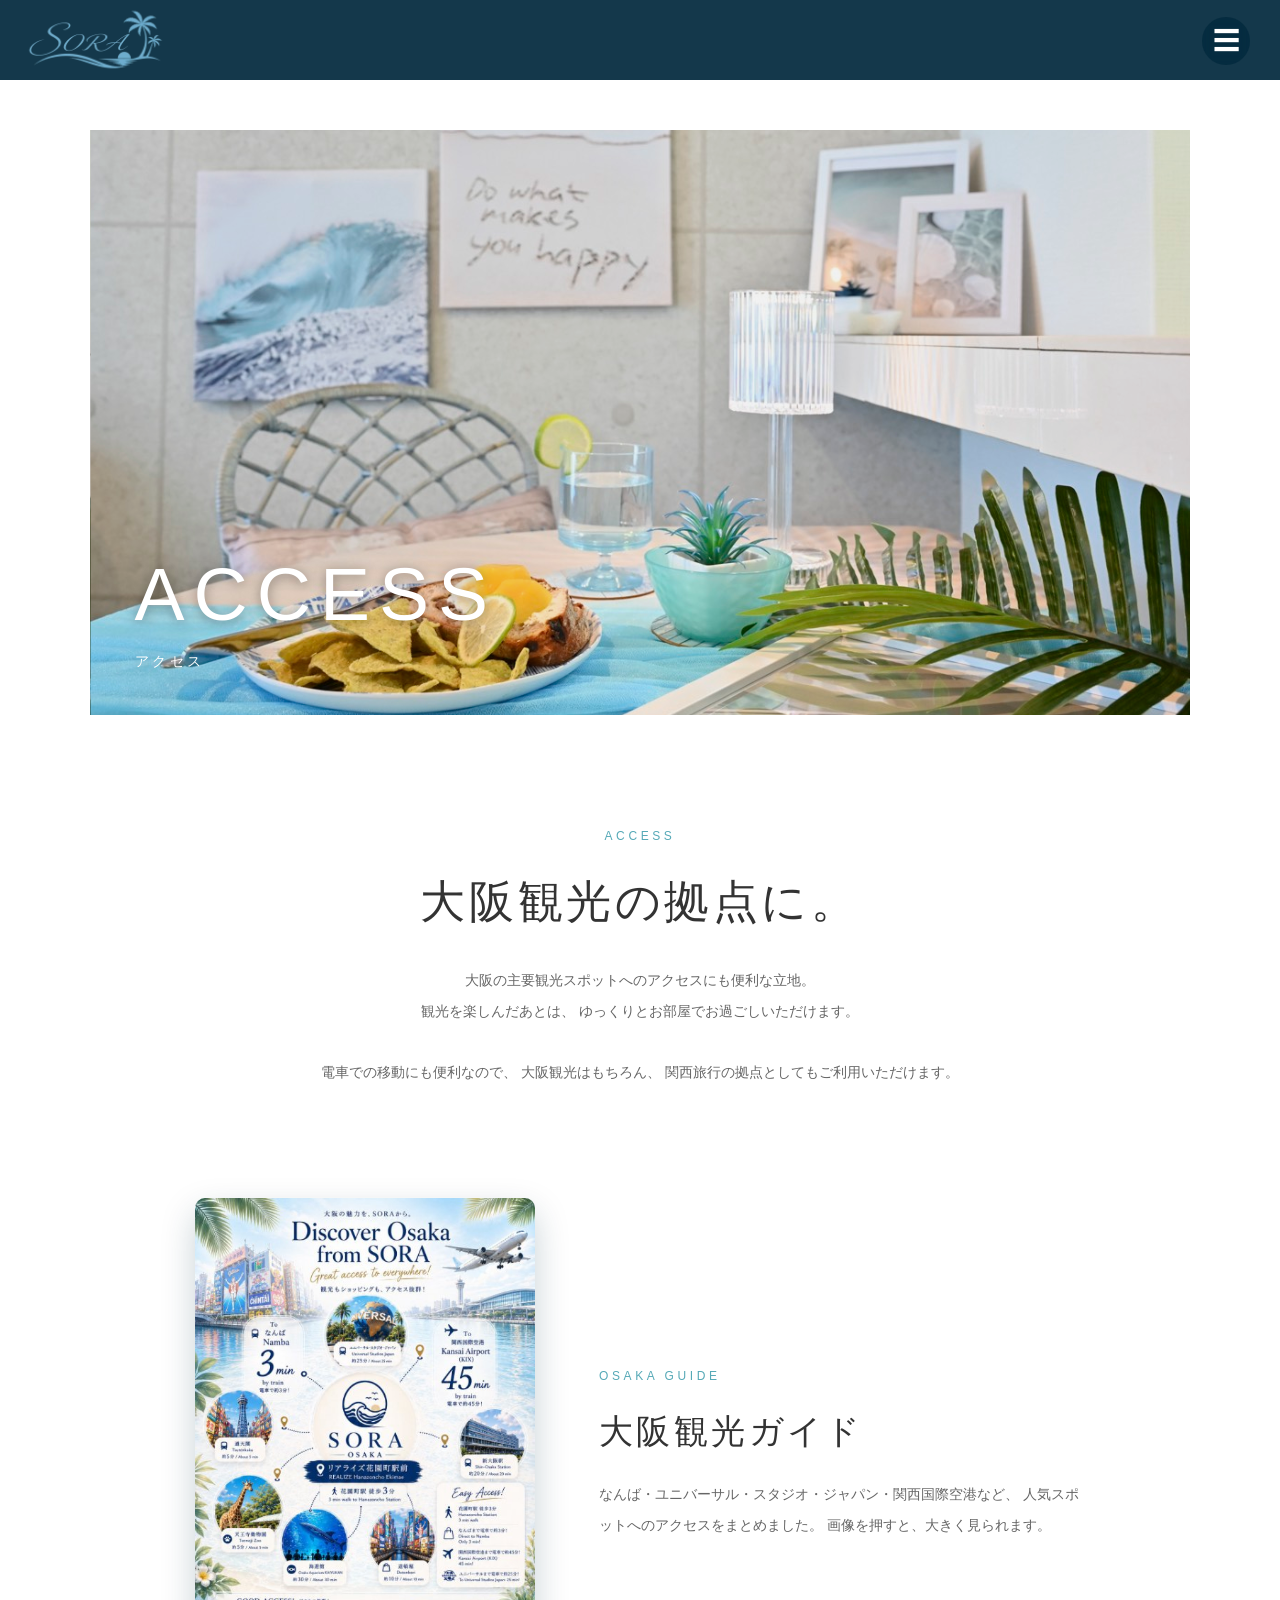
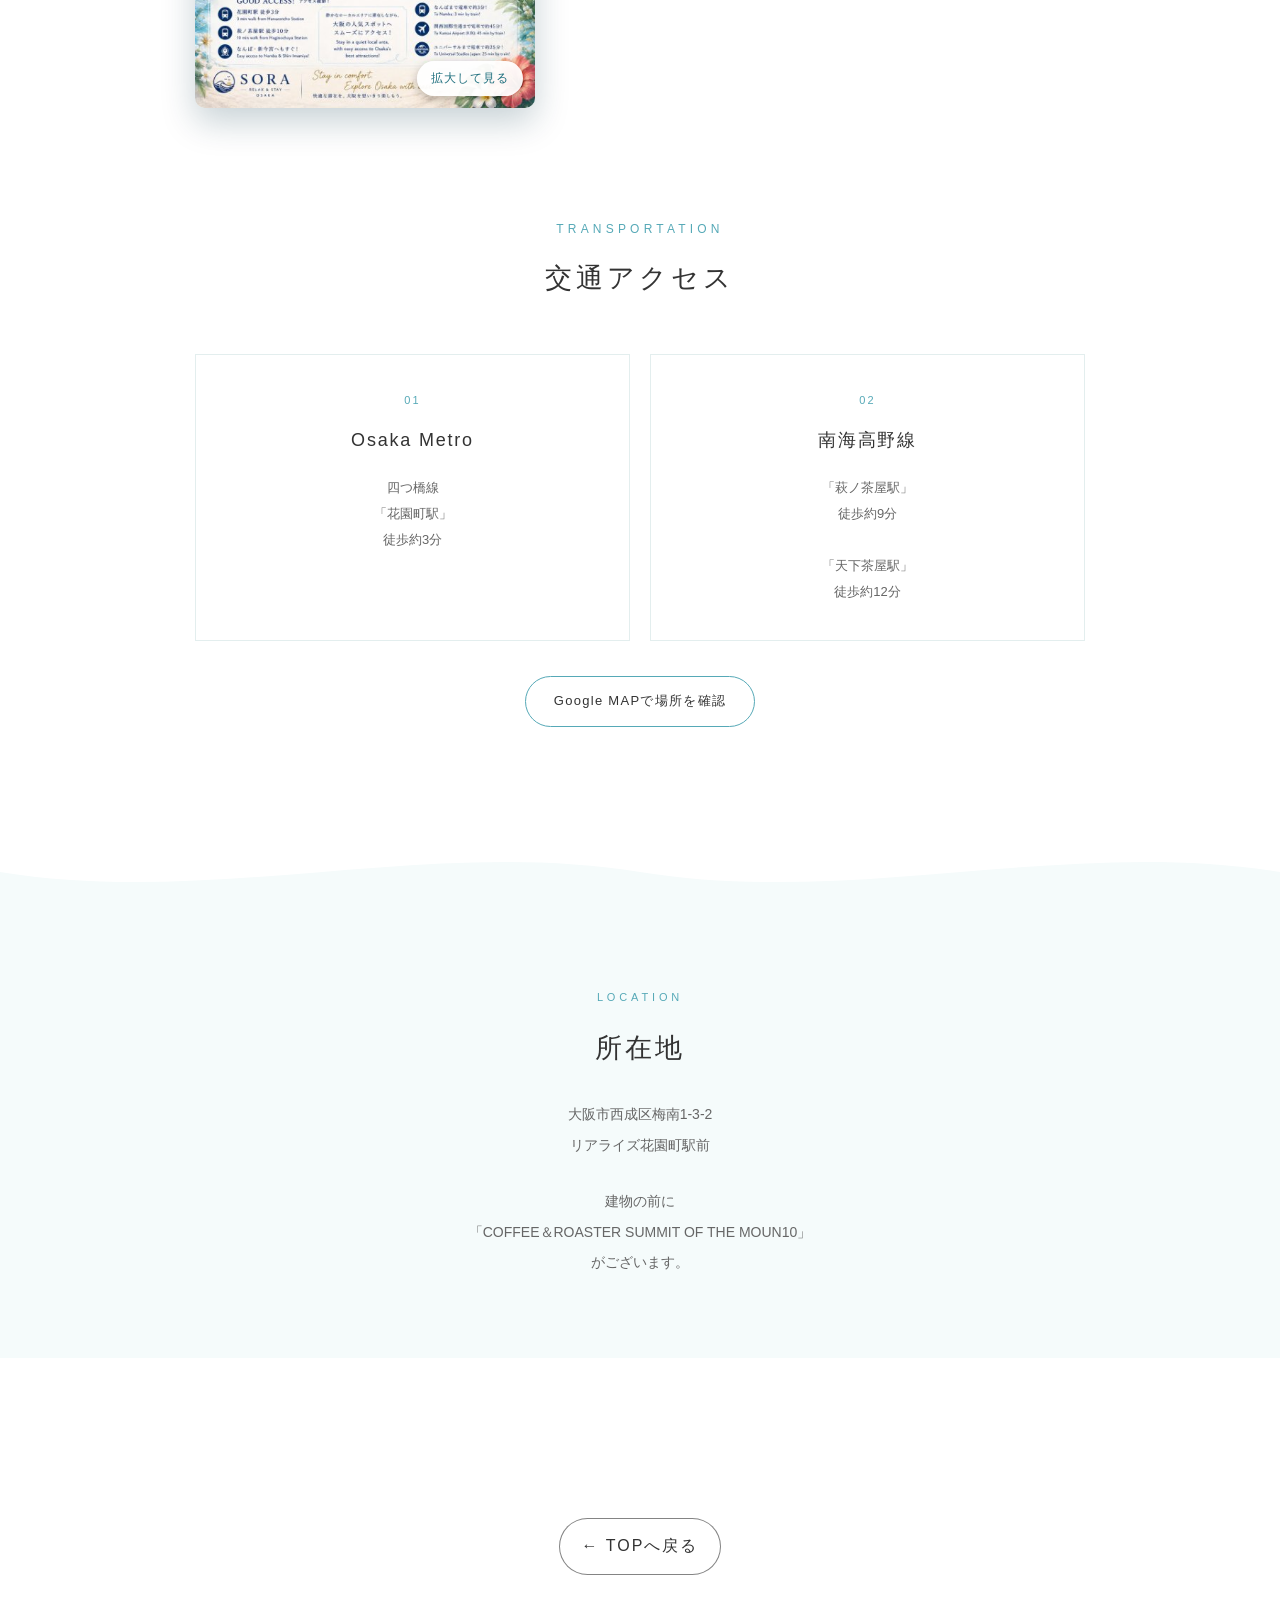
<file: access.html>
<!DOCTYPE html>
<html lang="ja">

<head>

  <meta charset="UTF-8">

  <meta name="viewport" content="width=device-width, initial-scale=1.0">

  <title>アクセス | SORA</title>


  <style>

    * {
      margin: 0;
      padding: 0;
      box-sizing: border-box;
    }


    /* =========================
       セクションの区切り（波型）
    ========================= */

    .wave-divider {
      width: 100%;
      height: 70px;
      line-height: 0;
      background: #fff;
    }

    .wave-divider svg {
      display: block;
      width: 100%;
      height: 100%;
    }


    body {

      font-family:
        "Yu Gothic",
        "Hiragino Kaku Gothic ProN",
        sans-serif;

      color: #333;

      background: #fff;

      line-height: 1.9;
    }


    /* =========================
       ロゴ
    ========================= */

    .logo {

      position: absolute;

      top: 20px;
      left: 30px;

      width: 200px;

      z-index: 20;
    }


    /* =========================
       三本線メニュー
    ========================= */

    .menu-button {

      position: fixed;

      top: 25px;
      right: 30px;

      width: 48px;
      height: 48px;

      border: none;

      background: rgba(0, 40, 60, 0.75);

      color: white;

      font-size: 27px;

      cursor: pointer;

      border-radius: 50%;

      backdrop-filter: blur(5px);

      z-index: 50;

      transition: 0.3s;
    }


    .menu-button:hover {

      background: rgba(0, 40, 60, 0.95);
    }


    /* =========================
       メニュー
    ========================= */

    .menu {

      position: fixed;

      top: 0;

      right: -300px;

      width: 300px;

      height: 100vh;

      background: rgba(0, 40, 60, 0.95);

      padding: 100px 40px 40px;

      transition: right 0.4s ease;

      z-index: 60;

      backdrop-filter: blur(8px);
    }


    .menu.open {

      right: 0;
    }


    /* =========================
       メニュー項目
    ========================= */

    .menu a {

      display: block;

      color: white;

      text-decoration: none;

      font-family: "Yu Mincho", "Hiragino Mincho ProN", serif;

      font-size: 18px;

      letter-spacing: 4px;

      padding: 18px 0;

      border-bottom:
        1px solid rgba(255, 255, 255, 0.3);

      transition: 0.3s;
    }


    .menu a:hover {

      padding-left: 10px;

      background:
        rgba(255, 255, 255, 0.08);
    }


    /* =========================
       閉じる
    ========================= */

    .close {

      position: absolute;

      top: 25px;

      right: 30px;

      color: white;

      font-size: 32px;

      cursor: pointer;

      line-height: 1;
    }


    /* =========================
       HERO
    ========================= */

    .hero {

      width: 86%;

      height: 65vh;

      min-height: 500px;

      margin: 50px auto 0;

      background-image:
        linear-gradient(
          rgba(0,0,0,0.05),
          rgba(0,0,0,0.05)
        ),
        url("images/access/access.jpg");

      background-size: cover;

      background-position: center 70%;

      position: relative;
    }


    .hero-content {

      position: absolute;

      left: 45px;

      bottom: 40px;

      color: white;

      text-shadow:
        0 2px 12px rgba(0,0,0,0.35);
    }


    .hero-en {

      font-size:
        clamp(40px, 6vw, 75px);

      letter-spacing: 0.12em;

      font-weight: 300;

      line-height: 1.05;
    }


    .hero-ja {

      margin-top: 15px;

      font-size: 14px;

      letter-spacing: 0.25em;
    }


    /* =========================
       INTRO
    ========================= */

    .intro {

      max-width: 950px;

      margin: 0 auto;

      padding: 110px 30px;

      text-align: center;
    }


    /* =========================
       大阪観光ガイド（チラシ）
       PC：チラシを左、説明を右。スマホ：小さなカード（タップで拡大）
    ========================= */

    .guide {
      max-width: 950px;
      margin: 0 auto;
      padding: 0 30px 110px;
    }

    .guide-inner {
      display: grid;
      grid-template-columns: minmax(0, 340px) minmax(0, 1fr);
      gap: 64px;
      align-items: center;
    }

    .guide-photo {
      display: block;
      position: relative;
      border-radius: 10px;
      overflow: hidden;
      box-shadow: 0 14px 34px rgba(0, 50, 70, 0.22);
      cursor: zoom-in;
      background: #eaf6f8;
    }

    .guide-photo img {
      display: block;
      width: 100%;
      height: auto;
    }

    .guide-zoom {
      position: absolute;
      right: 12px;
      bottom: 12px;
      padding: 6px 14px;
      border-radius: 999px;
      background: rgba(255, 255, 255, 0.94);
      color: #1f6f7e;
      font-size: 12px;
      letter-spacing: 0.08em;
      box-shadow: 0 3px 10px rgba(0, 0, 0, 0.25);
    }

    .guide-en {
      font-size: 12px;
      letter-spacing: 0.3em;
      color: #56a9b7;
      margin-bottom: 18px;
    }

    .guide-body h2 {
      font-size: clamp(23px, 3vw, 34px);
      font-weight: 300;
      letter-spacing: 0.1em;
      line-height: 1.5;
      margin-bottom: 22px;
    }

    .guide-body p {
      font-size: 14px;
      line-height: 2.2;
      color: #666;
    }


    .intro-title {

      font-size: 12px;

      letter-spacing: 0.3em;

      color: #56a9b7;

      margin-bottom: 20px;
    }


    .intro h2 {

      font-size:
        clamp(27px, 3.5vw, 45px);

      font-weight: 300;

      line-height: 1.5;

      letter-spacing: 0.08em;

      margin-bottom: 30px;
    }


    .intro p {

      max-width: 650px;

      margin: 0 auto;

      font-size: 14px;

      line-height: 2.2;

      color: #666;
    }


    /* =========================
       ACCESS INFO
    ========================= */

    .access {

      max-width: 950px;

      margin: 0 auto;

      padding: 0 30px 110px;
    }


    .section-title {

      text-align: center;

      margin-bottom: 50px;
    }


    .section-title .en {

      font-size: 12px;

      letter-spacing: 0.35em;

      color: #56a9b7;
    }


    .section-title h2 {

      margin-top: 12px;

      font-size: 27px;

      font-weight: 300;

      letter-spacing: 0.15em;
    }


    /* =========================
       ACCESS CARD
    ========================= */

    .access-grid {

      display: grid;

      grid-template-columns:
        repeat(2, 1fr);

      gap: 20px;
    }


    .access-item {

      border:
        1px solid #e3eeee;

      padding: 35px 25px;

      text-align: center;

      background: white;
    }


    .access-number {

      font-size: 11px;

      letter-spacing: 0.2em;

      color: #56a9b7;

      margin-bottom: 12px;
    }


    .access-item h3 {

      font-size: 18px;

      font-weight: 400;

      letter-spacing: 0.1em;

      margin-bottom: 18px;
    }


    .access-item p {

      font-size: 13px;

      line-height: 2;

      color: #666;
    }


    /* =========================
       GOOGLE MAP LINK
    ========================= */

    .map-link {

      text-align: center;

      margin-top: 35px;
    }


    .map-link a {

      display: inline-block;

      padding: 12px 28px;

      color: #333;

      text-decoration: none;

      border:
        1px solid #56a9b7;

      border-radius: 30px;

      background: white;

      letter-spacing: 0.1em;

      font-size: 13px;

      transition: 0.3s;
    }


    .map-link a:hover {

      background: #56a9b7;

      color: white;
    }


    /* =========================
       LOCATION
    ========================= */

    .location {

      background: #f5fbfb;

      padding: 80px 30px;

      text-align: center;

      margin-bottom: 110px;
    }


    .location-en {

      font-size: 11px;

      letter-spacing: 0.35em;

      color: #56a9b7;

      margin-bottom: 15px;
    }


    .location h2 {

      font-size: 27px;

      font-weight: 300;

      letter-spacing: 0.12em;

      margin-bottom: 25px;
    }


    .location p {

      font-size: 14px;

      line-height: 2.2;

      color: #666;
    }


    .landmark {

      margin-top: 25px;
    }


    /* =========================
       TOPへ戻る
    ========================= */

    footer {

      padding: 50px 20px;

      text-align: center;

      background: #fff;
    }


    .back {

      display: block;

      width: fit-content;

      margin: 0 auto;

      color: #333;

      text-decoration: none;

      padding: 12px 22px;

      border:
        1px solid rgba(51, 51, 51, 0.6);

      border-radius: 30px;

      background:
        rgba(255, 255, 255, 0.15);

      letter-spacing: 2px;

      backdrop-filter: blur(5px);

      transition: 0.3s;
    }


    .back:hover {

      background:
        rgba(51, 51, 51, 0.15);
    }


    /* =========================
       スマホ
    ========================= */

    @media (max-width: 768px) {


      /* スマホは小さなカードにして、長さを増やさない */

      .guide {
        padding: 0 25px 60px;
      }

      .guide-inner {
        display: flex;
        gap: 16px;
        align-items: center;
      }

      .guide-photo {
        flex: 0 0 104px;
        border-radius: 6px;
        box-shadow: 0 6px 16px rgba(0, 50, 70, 0.22);
      }

      .guide-zoom {
        left: 6px;
        right: 6px;
        bottom: 6px;
        padding: 4px 0;
        text-align: center;
        font-size: 10px;
        letter-spacing: 0.04em;
      }

      .guide-en {
        margin-bottom: 8px;
      }

      .guide-body h2 {
        font-size: 18px;
        margin-bottom: 8px;
      }

      .guide-body p {
        font-size: 12px;
        line-height: 1.9;
      }


      .logo {

        width: 140px;

        top: 20px;

        left: 20px;
      }


      .menu-button {

        top: 20px;

        right: 20px;

        width: 42px;

        height: 42px;

        font-size: 25px;
      }


      .menu {

        width: 220px;

        padding:
          90px 30px 30px;
      }


      .menu a {

        font-size: 15px;

        padding: 15px 0;

        letter-spacing: 3px;
      }


      .hero {

        width: 92%;

        height: 260px;

        min-height: 0;

        background-size: contain;

        background-repeat: no-repeat;

        background-position: center;

        margin-top: 80px;
      }


      .hero-content {

        left: 25px;

        bottom: 30px;
      }


      .hero-en {

        font-size: 40px;
      }


      .intro {

        padding: 75px 25px;
      }


      .intro p {

        text-align: left;
      }


      .access {

        padding:
          0 25px 75px;
      }


      .access-grid {

        grid-template-columns: repeat(2, 1fr);

        gap: 12px;
      }


      .access-item {

        padding: 20px 12px;
      }


      .access-number {

        font-size: 10px;
      }


      .access-item h3 {

        font-size: 15px;

        margin-bottom: 10px;
      }


      .access-item p {

        font-size: 11.5px;

        line-height: 1.7;
      }


      .location {

        margin-bottom: 75px;

        padding: 60px 25px;
      }


      .map-link a {

        font-size: 12px;

        padding: 11px 22px;
      }

    }

  </style>

  <link rel="stylesheet" href="assets/site-extras.css">

</head>


<body class="sx-has-bar">


  <!-- PC：ロゴを置く上の帯（スマホでは表示しない） -->

  <div class="sx-bar" aria-hidden="true"></div>


  <!-- =========================
       ロゴ
  ========================= -->

  <img
    src="images/common/logo.png"
    alt="SORAのロゴ"
    class="logo"
  >


  <!-- =========================
       三本線
  ========================= -->

  <button
    class="menu-button"
    onclick="openMenu()"
  >
    ☰
  </button>


  <!-- =========================
       メニュー
  ========================= -->

  <div
    class="menu"
    id="menu"
  >


    <!-- 閉じる -->

    <div
      class="close"
      onclick="closeMenu()"
    >
      ×
    </div>


    <a href="concept.html">
      CONCEPT
    </a>


    <a href="room.html">
      ROOM
    </a>


    <a href="amenities.html">
      AMENITIES
    </a>


    <a href="access.html">
      ACCESS
    </a>


    <a href="contact.html">
      CONTACT
    </a>


    <a
      href="https://www.airbnb.jp/rooms/1693227146127960935?unique_share_id=e607aecd-bd02-41de-9335-cc84bdbd2808&viralityEntryPoint=1&s=76"
      target="_blank"
    >
      RESERVATION
    </a>


  </div>



  <!-- =========================
       HERO
  ========================= -->

  <section class="hero">

    <div class="hero-content">

      <div class="hero-en">
        ACCESS
      </div>

      <div class="hero-ja">
        アクセス
      </div>

    </div>

  </section>



  <!-- =========================
       INTRO
  ========================= -->

  <section class="intro">

    <div class="intro-title">
      ACCESS
    </div>


    <h2>
      大阪観光の拠点に。
    </h2>


    <p>

      大阪の主要観光スポットへのアクセスにも便利な立地。<br>

      観光を楽しんだあとは、
      ゆっくりとお部屋でお過ごしいただけます。

      <br><br>

      電車での移動にも便利なので、
      大阪観光はもちろん、
      関西旅行の拠点としてもご利用いただけます。

    </p>

  </section>


  <!-- =========================
       大阪観光ガイド（チラシ）
  ========================= -->

  <section class="guide">

    <div class="guide-inner">

      <a
        class="sx-zoom guide-photo"
        href="images/access/guide.jpg"
        aria-label="大阪観光ガイドを拡大して見る"
      >
        <img
          src="images/access/guide-thumb.jpg"
          alt="「Discover Osaka from SORA」大阪の人気スポットへのアクセス案内。花園町駅から徒歩3分、なんばまで電車で約3分、関西国際空港まで約45分、ユニバーサル・スタジオ・ジャパンまで約25分"
          width="480"
          height="720"
          loading="lazy"
          decoding="async"
        >
        <span class="guide-zoom">拡大して見る</span>
      </a>

      <div class="guide-body">

        <div class="guide-en">
          OSAKA GUIDE
        </div>

        <h2>
          大阪観光ガイド
        </h2>

        <p>
          なんば・ユニバーサル・スタジオ・ジャパン・関西国際空港など、
          人気スポットへのアクセスをまとめました。
          画像を押すと、大きく見られます。
        </p>

      </div>

    </div>

  </section>



  <!-- =========================
       ACCESS INFO
  ========================= -->

  <section class="access">


    <div class="section-title">

      <div class="en">
        TRANSPORTATION
      </div>

      <h2>
        交通アクセス
      </h2>

    </div>



    <div class="access-grid">


      <!-- Osaka Metro -->

      <div class="access-item">

        <div class="access-number">
          01
        </div>

        <h3>
          Osaka Metro
        </h3>

        <p>

          四つ橋線<br>

          「花園町駅」<br>

          徒歩約3分

        </p>

      </div>



      <!-- 南海高野線 -->

      <div class="access-item">

        <div class="access-number">
          02
        </div>

        <h3>
          南海高野線
        </h3>

        <p>

          「萩ノ茶屋駅」<br>

          徒歩約9分

          <br><br>

          「天下茶屋駅」<br>

          徒歩約12分

        </p>

      </div>


    </div>



    <!-- Google MAP -->

    <div class="map-link">

      <a
        href="https://maps.app.goo.gl/hooGgFMVFfqxuNar9"
        target="_blank"
      >
        Google MAPで場所を確認
      </a>

    </div>


  </section>


  <!-- 区切り（波型） -->

  <div class="wave-divider">
    <svg viewBox="0 0 1440 70" preserveAspectRatio="none">
      <path
        d="M0,35 C240,70 480,0 720,35 C960,70 1200,0 1440,35 L1440,70 L0,70 Z"
        fill="#f5fbfb"
      ></path>
    </svg>
  </div>


  <!-- =========================
       LOCATION
  ========================= -->

  <section class="location">

    <div class="location-en">
      LOCATION
    </div>


    <h2>
      所在地
    </h2>


    <p>

      大阪市西成区梅南1-3-2<br>

      リアライズ花園町駅前

    </p>


    <p class="landmark">

      建物の前に<br>

      「COFFEE＆ROASTER SUMMIT OF THE MOUN10」<br>

      がございます。

    </p>

  </section>



  <!-- =========================
       TOPへ戻る
  ========================= -->

  <footer>

    <a
      href="index.html"
      class="back"
    >

      ← TOPへ戻る

    </a>

  </footer>



  <!-- =========================
       メニュー開閉
  ========================= -->

  <script>

    function openMenu() {

      document
        .getElementById("menu")
        .classList
        .add("open");

    }


    function closeMenu() {

      document
        .getElementById("menu")
        .classList
        .remove("open");

    }

  </script>

  <script src="assets/site-extras.js" defer></script>


</body>

</html>
</file>
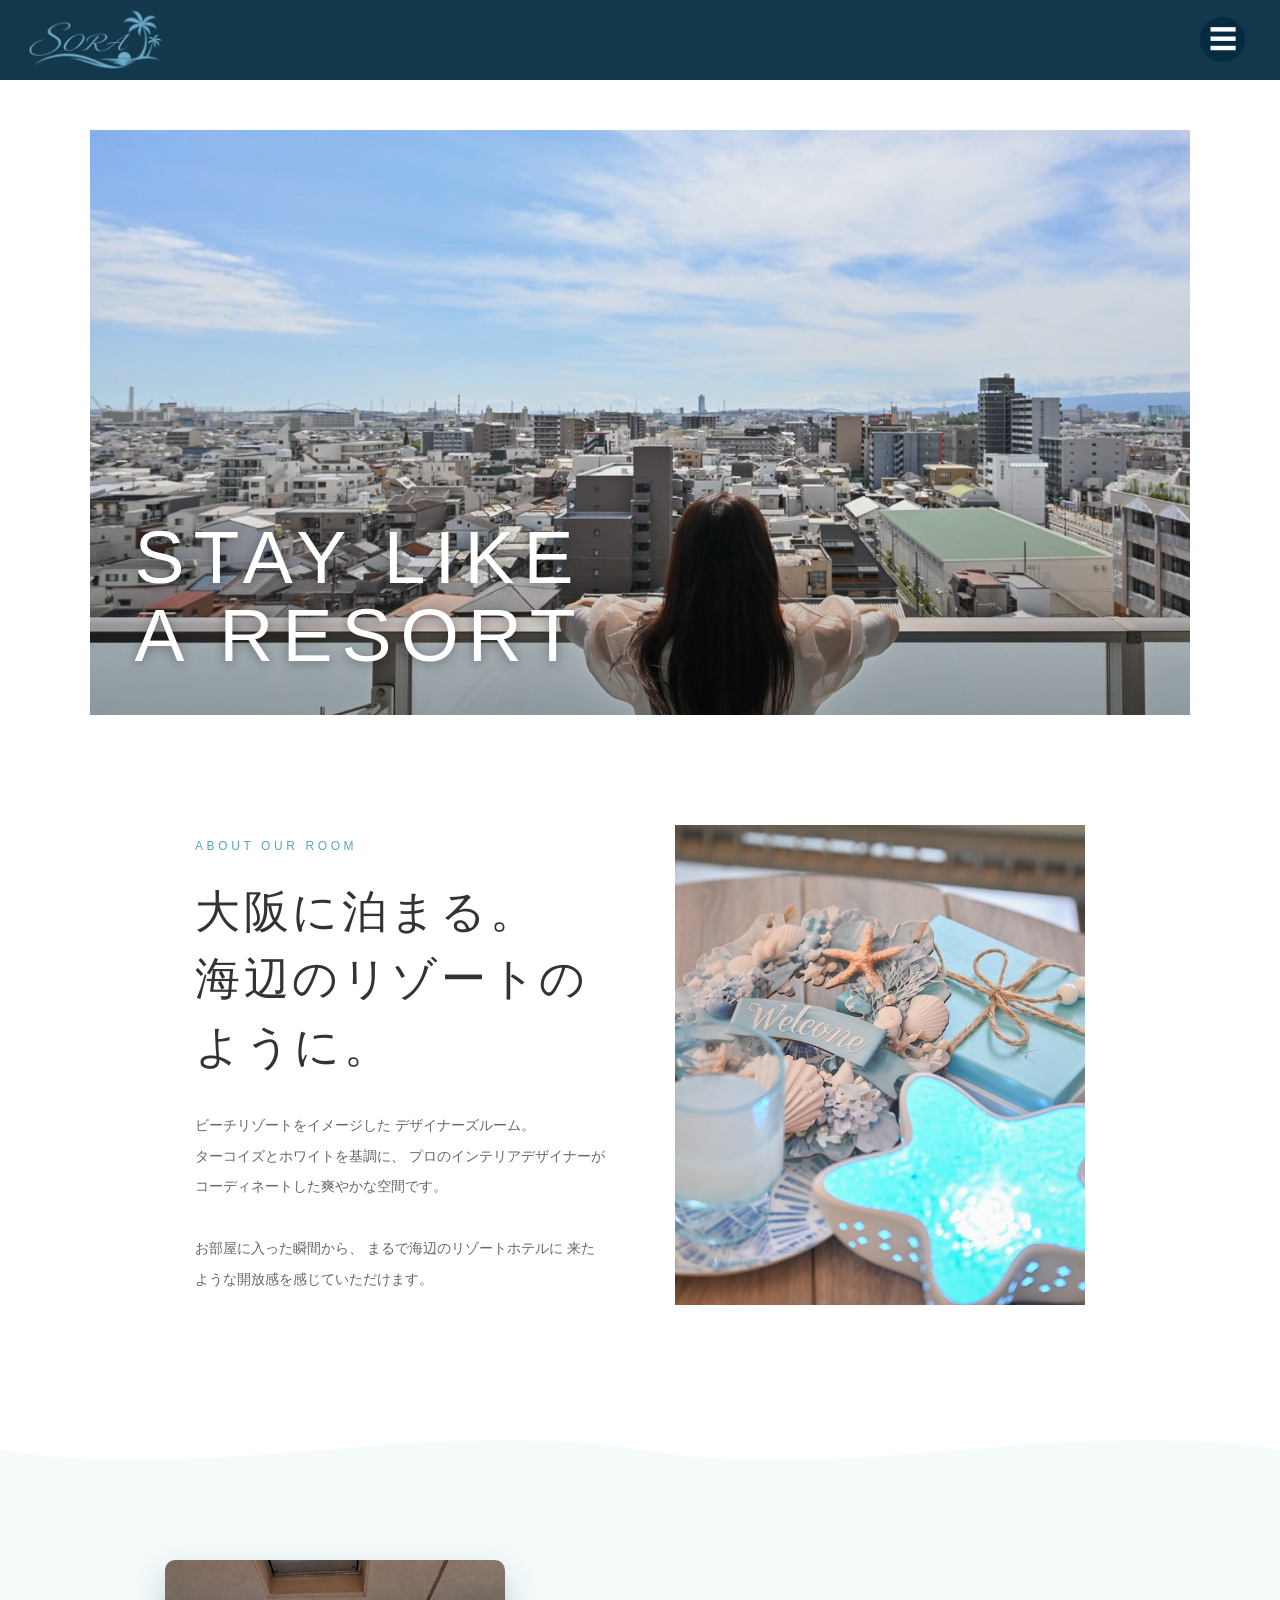
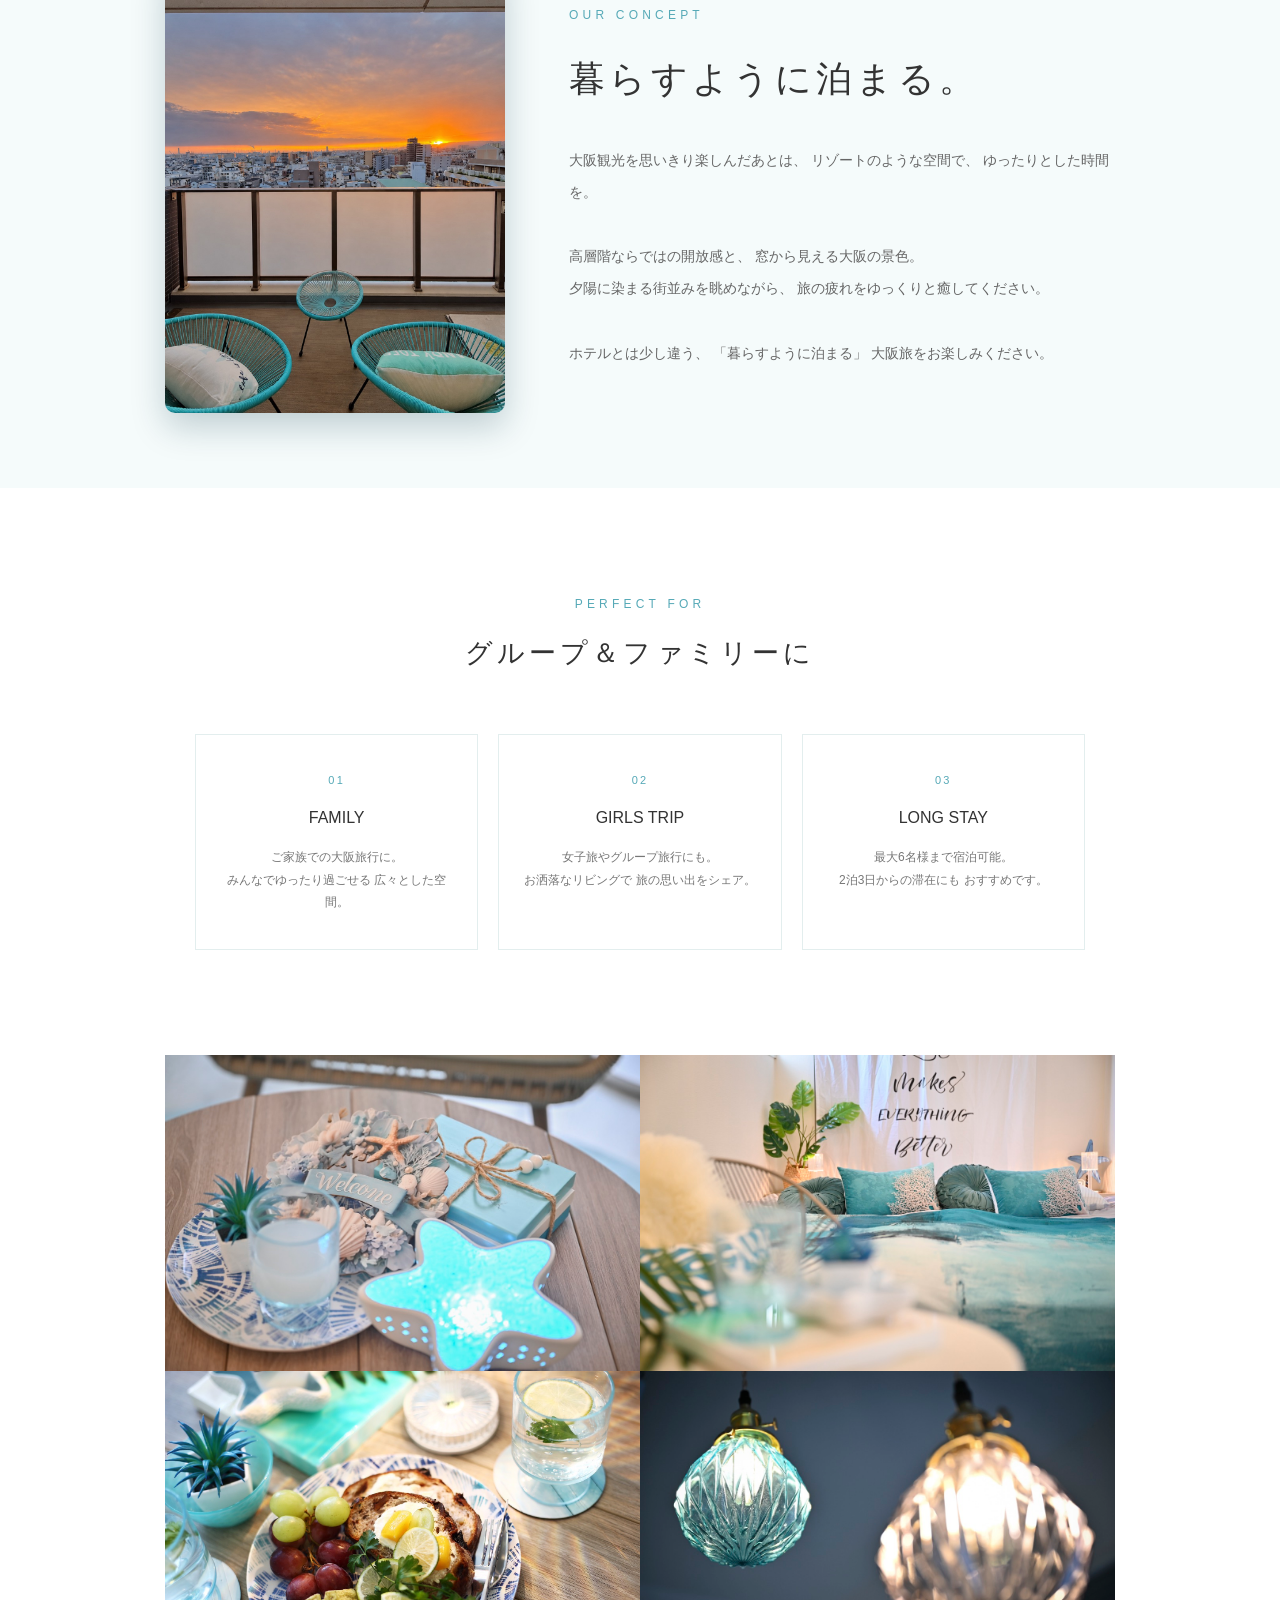
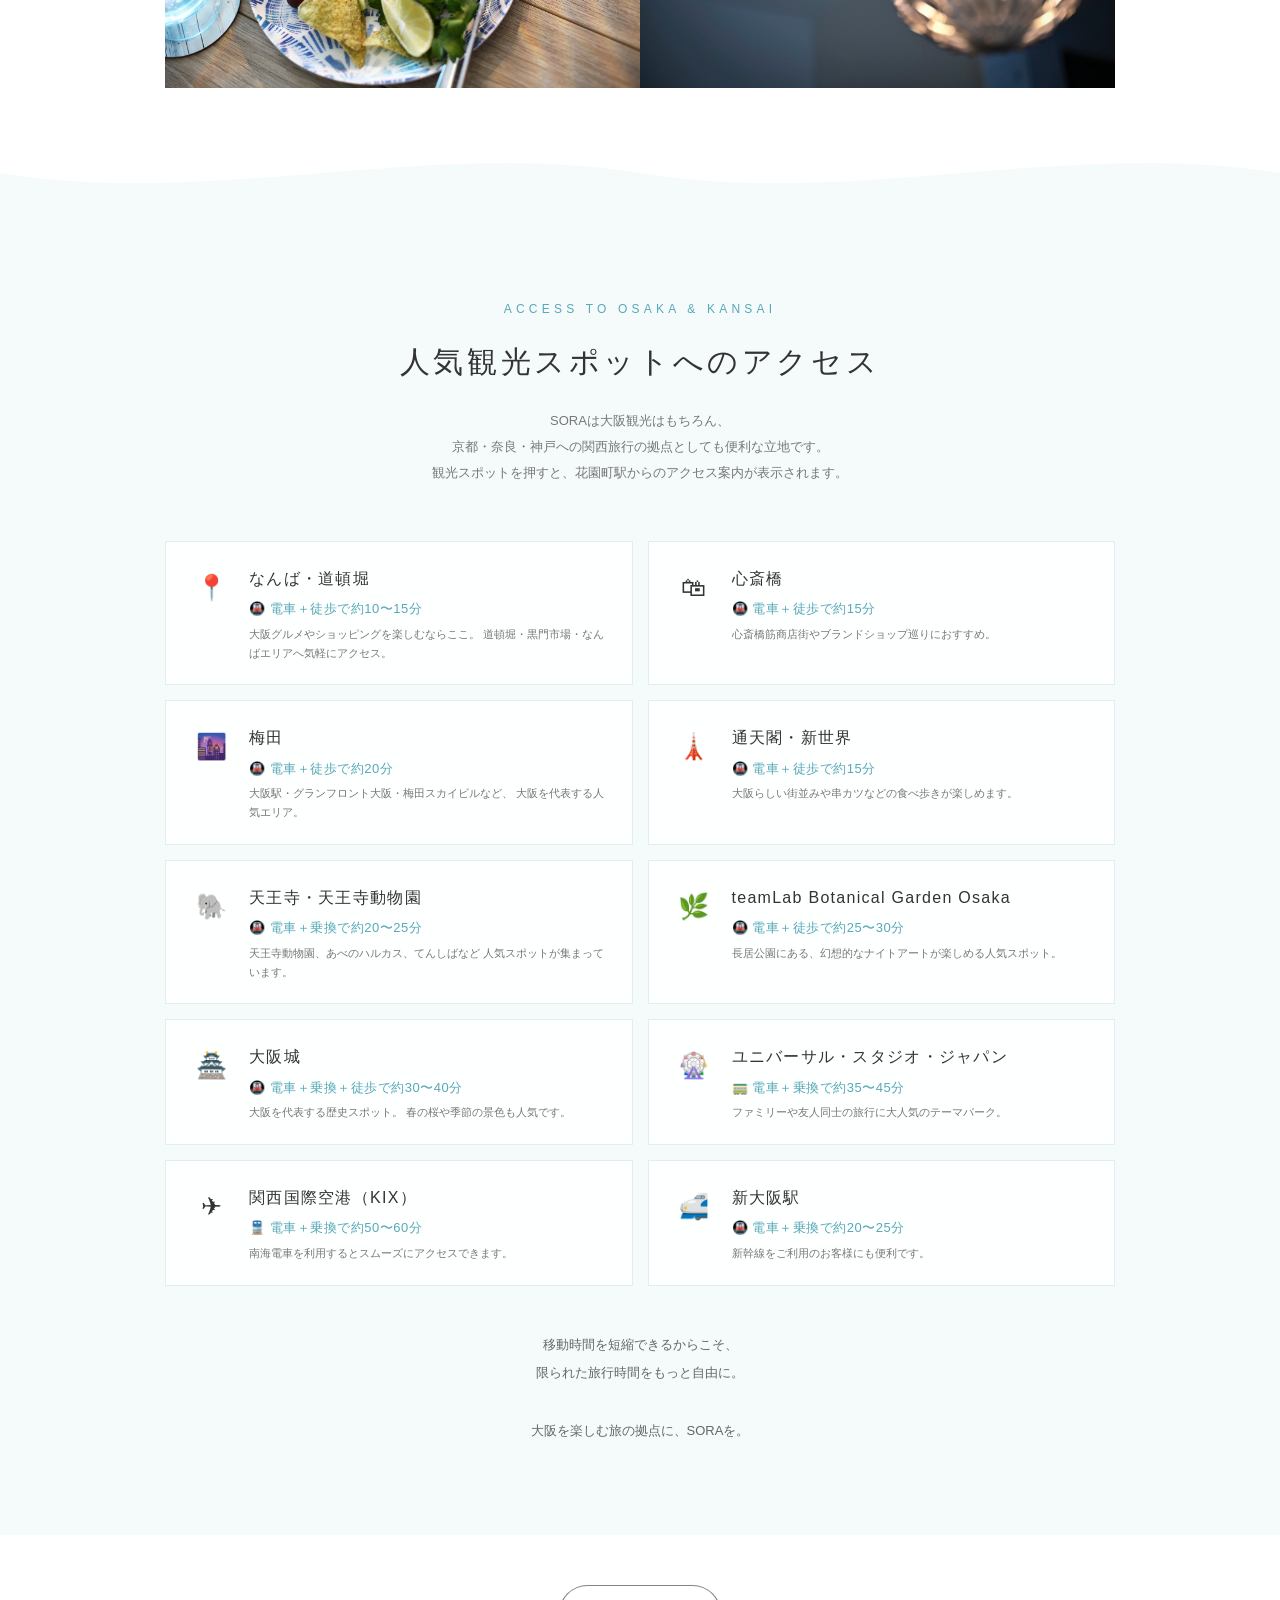
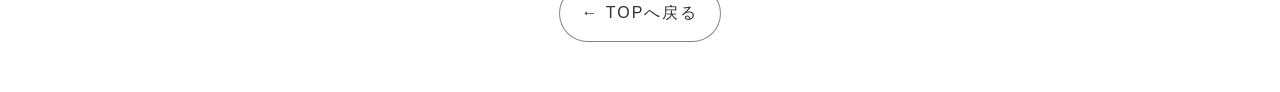
<file: concept.html>
<!DOCTYPE html>
<html lang="ja">
<head>
  <meta charset="UTF-8">
  <meta name="viewport" content="width=device-width, initial-scale=1.0">

  <title>宿について | Stay Like A Resort</title>

  <style>

    * {
      margin: 0;
      padding: 0;
      box-sizing: border-box;
    }


    /* =========================
       セクションの区切り（波型）
    ========================= */

    .wave-divider {
      width: 100%;
      height: 70px;
      line-height: 0;
    }

    .wave-divider svg {
      display: block;
      width: 100%;
      height: 100%;
    }

    /* 白 → ミント色（#f5fbfb）への区切り */
    .wave-divider.to-mint {
      background: #fff;
    }

    /* =========================
       ページ全体
    ========================= */

    body {
      font-family: "Yu Gothic", "Hiragino Kaku Gothic ProN", sans-serif;
      color: #333;
      background: #fff;
      line-height: 1.9;
    }


    /* =========================
       共通メニュー
    ========================= */

    .top-menu {
      position: fixed;

      top: 30px;
      right: 35px;

      z-index: 100;
    }


    .menu-button {
      width: 45px;
      height: 45px;

      border: none;

      background: rgba(0, 40, 60, 0.75);

      color: white;

      font-size: 28px;

      cursor: pointer;

      border-radius: 50%;

      backdrop-filter: blur(5px);
    }


    /* =========================
       メニュー
    ========================= */

    .menu {
      position: fixed;

      top: 0;

      right: -300px;

      width: 300px;

      height: 100vh;

      background: rgba(0, 40, 60, 0.92);

      padding: 100px 40px 40px;

      transition: right 0.4s ease;

      z-index: 110;
    }


    .menu.open {
      right: 0;
    }


    .menu a {
      display: block;

      color: white;

      text-decoration: none;

      font-family: "Yu Mincho", "Hiragino Mincho ProN", serif;

      font-size: 18px;

      letter-spacing: 4px;

      padding: 18px 0;

      border-bottom:
        1px solid rgba(255, 255, 255, 0.3);

      transition: 0.3s;
    }


    .menu a:hover {
      padding-left: 10px;

      background: rgba(255, 255, 255, 0.08);
    }


    /* =========================
       閉じるボタン
    ========================= */

    .close {
      position: absolute;

      top: 30px;

      right: 35px;

      color: white;

      font-size: 30px;

      cursor: pointer;
    }


    /* =========================
       左上のロゴ
    ========================= */

    .logo {
      position: absolute;
      top: 20px;
      left: 30px;
      width: 200px;
      z-index: 20;
    }


    /* =========================
       HERO
    ========================= */

    .hero {
      width: 86%;
      /* 横に長い画面では写真の枠が細長くなって人物の頭が切れるため、
         横幅に合わせて高さを確保する（高い画面では今までどおり 65vh） */
      height: min(max(65vh, 41vw), 88vh);
      min-height: 500px;
      margin: 50px auto 0;

      background-image:
        linear-gradient(
          rgba(0,0,0,0.05),
          rgba(0,0,0,0.05)
        ),
        linear-gradient(
          to top,
          rgba(0,0,0,0.22),
          rgba(0,0,0,0) 42%
        ),
        url("images/concept/hero.jpg");

      /* 写真を少し大きくして左に寄せ、人物を文字から離す */
      background-size: cover, cover, 118% auto;
      background-position: center, center, 0% 55%;
      position: relative;
    }

    .hero-content {
      position: absolute;
      left: 45px;
      bottom: 40px;
      color: white;

      text-shadow:
        0 2px 12px rgba(0,0,0,0.35);
    }

    .hero-en {
      font-size: clamp(40px, 6vw, 75px);
      letter-spacing: 0.12em;
      font-weight: 300;
      line-height: 1.05;
    }


    /* =========================
       INTRO
    ========================= */

    .intro {
      max-width: 950px;
      margin: 0 auto;
      padding: 110px 30px;

      display: grid;
      grid-template-columns: 1fr 1fr;
      gap: 70px;
      align-items: center;
    }

    .intro-title {
      font-size: 12px;
      letter-spacing: 0.3em;
      color: #56a9b7;
      margin-bottom: 20px;
    }

    .intro h2 {
      font-size: clamp(27px, 3.5vw, 45px);
      font-weight: 300;
      line-height: 1.5;
      letter-spacing: 0.08em;
      margin-bottom: 30px;
    }

    .intro p {
      font-size: 14px;
      line-height: 2.2;
      color: #666;
    }

    .intro-image {
      width: 100%;
      height: 480px;
      object-fit: cover;
    }


    /* =========================
       CONCEPT
    ========================= */

    .concept {
      background: #f5fbfb;
      padding: 75px 30px;
      text-align: center;
    }

    /* PC：夕焼けの写真（縦長のまま）を左、文章を右に並べる */

    .concept-inner {
      display: grid;
      grid-template-columns: minmax(0, 340px) minmax(0, 1fr);
      gap: 64px;
      align-items: center;
      max-width: 950px;
      margin: 0 auto;
      text-align: left;
    }

    .concept-photo {
      display: block;
      width: 100%;
      height: auto;
      aspect-ratio: 3 / 4;
      object-fit: cover;
      border-radius: 10px;
      box-shadow: 0 14px 34px rgba(0, 50, 70, 0.22);
    }

    .concept-body .concept-en,
    .concept-body h2 {
      text-align: left;
    }

    .concept-en {
      font-size: 12px;
      letter-spacing: 0.35em;
      color: #56a9b7;
      margin-bottom: 18px;
    }

    .concept h2 {
      font-size: clamp(23px, 3vw, 36px);
      font-weight: 300;
      letter-spacing: 0.12em;
      margin-bottom: 30px;
    }

    .concept p {
      max-width: 620px;
      margin: 0;
      font-size: 14px;
      line-height: 2.3;
      color: #666;
    }


    /* =========================
       PERFECT FOR
    ========================= */

    .stay {
      max-width: 950px;
      margin: 0 auto;
      padding: 105px 30px;
    }

    .section-title {
      text-align: center;
      margin-bottom: 55px;
    }

    .section-title .en {
      font-size: 12px;
      letter-spacing: 0.35em;
      color: #56a9b7;
    }

    .section-title h2 {
      margin-top: 12px;
      font-size: 27px;
      font-weight: 300;
      letter-spacing: 0.15em;
    }

    .stay-grid {
      display: grid;
      grid-template-columns: repeat(3, 1fr);
      gap: 20px;
    }

    .stay-item {
      border: 1px solid #e3eeee;
      padding: 35px 22px;
      text-align: center;
      background: white;
    }

    .stay-number {
      font-size: 11px;
      letter-spacing: 0.2em;
      color: #56a9b7;
      margin-bottom: 12px;
    }

    .stay-item h3 {
      font-size: 16px;
      font-weight: 400;
      margin-bottom: 12px;
    }

    .stay-item p {
      font-size: 12px;
      color: #777;
      line-height: 1.9;
    }


    /* =========================
       グループ・ファミリー写真
       （2×2、トリミングせず縮小表示）
    ========================= */

    .stay-gallery {
      max-width: 950px;
      margin: 0 auto 50px;

      display: grid;
      grid-template-columns: 1fr 1fr;
      gap: 0;
    }

    .stay-gallery img {
      width: 100%;
      height: auto;
      display: block;
    }


    /* =========================
       ACCESS
    ========================= */

    .access {
      background: #f5fbfb;
      padding: 90px 30px;
    }

    .access-inner {
      max-width: 950px;
      margin: 0 auto;
    }

    .access-title {
      text-align: center;
      margin-bottom: 55px;
    }

    .access-title .en {
      font-size: 12px;
      letter-spacing: 0.35em;
      color: #56a9b7;
      margin-bottom: 12px;
    }

    .access-title h2 {
      font-size: 30px;
      font-weight: 300;
      letter-spacing: 0.12em;
    }

    .access-title p {
      margin-top: 18px;
      font-size: 13px;
      color: #777;
      line-height: 2;
    }


    /* =========================
       アクセスカード
    ========================= */

    .access-list {
      display: grid;
      grid-template-columns: repeat(2, 1fr);
      gap: 15px;
    }

    .access-item {
      background: rgba(255,255,255,0.9);
      border: 1px solid #e1eeee;
      padding: 22px 25px;

      display: flex;
      align-items: flex-start;
      gap: 18px;

      transition: 0.3s;

      cursor: pointer;
    }

    .access-item:hover {
      transform: translateY(-3px);
      box-shadow:
        0 8px 25px rgba(0,0,0,0.08);
    }

    .access-icon {
      font-size: 25px;
      width: 40px;
      min-width: 40px;
      text-align: center;
    }

    .access-info {
      flex: 1;
      min-width: 0;
    }

    .access-place {
      font-size: 16px;
      letter-spacing: 0.08em;
      margin-bottom: 3px;
    }

    .access-time {
      font-size: 13px;
      color: #56a9b7;
      letter-spacing: 0.04em;
      margin-bottom: 3px;
    }

    .access-desc {
      font-size: 11px;
      color: #777;
      line-height: 1.7;
    }


    /* =========================
       乗換案内
    ========================= */

    .access-route {
      display: none;
      width: 100%;
      margin-top: 18px;
      padding-top: 18px;
      border-top: 1px solid #e1eeee;
    }

    .access-route.open {
      display: block;
    }

    .access-route-title {
      font-size: 13px;
      color: #56a9b7;
      letter-spacing: 0.08em;
      margin-bottom: 10px;
    }

    .access-route-step {
      font-size: 12px;
      color: #666;
      line-height: 1.9;
      padding: 3px 0;
    }

    .access-route-info {
      margin-top: 10px;
      font-size: 11px;
      color: #777;
      line-height: 1.8;
    }

    .access-map {
      display: inline-block;
      margin-top: 12px;
      padding: 8px 16px;

      border: 1px solid #56a9b7;
      border-radius: 20px;

      color: #56a9b7;
      text-decoration: none;

      font-size: 11px;
      letter-spacing: 0.04em;

      transition: 0.3s;
    }

    .access-map:hover {
      background: #56a9b7;
      color: white;
    }


    /* =========================
       最後の説明
    ========================= */

    .access-message {
      text-align: center;
      margin-top: 45px;

      font-size: 13px;
      line-height: 2.2;
      color: #666;
    }


    /* =========================
       TOPへ戻る
    ========================= */

    footer {
      padding: 50px 20px;
      text-align: center;
      background: #fff;
    }

    .back {
      display: block;
      width: fit-content;
      margin: 0 auto;

      color: #333;
      text-decoration: none;

      padding: 12px 22px;

      border:
        1px solid rgba(51,51,51,0.6);

      border-radius: 30px;

      background:
        rgba(255,255,255,0.15);

      letter-spacing: 2px;

      backdrop-filter: blur(5px);

      transition: 0.3s;
    }

    .back:hover {
      background:
        rgba(51,51,51,0.15);
    }


    /* =========================
       スマホ
    ========================= */

    @media (max-width: 768px) {

      .logo {
        width: 140px;
        top: 20px;
        left: 20px;
      }

      .top-menu {
        top: 20px;
        right: 20px;
      }

      .menu-button {
        width: 42px;
        height: 42px;
        font-size: 25px;
      }

      .menu {
        width: 220px;
      }


      .hero {
        width: 92%;
        aspect-ratio: 16 / 9;
        height: auto;
        min-height: 0;
        margin: 30px auto 0;

        /* 人物を文字から離すため、写真を少し大きくして左に寄せる */
        background-size: cover, cover, 128% auto;
        background-position: center, center, 0% 70%;
      }

      .hero-content {
        left: 25px;
        bottom: 30px;
      }

      .hero-en {
        font-size: 40px;
      }

      .intro {
        display: block;
        padding: 60px 25px;
      }

      .intro-title {
        text-align: center;
      }

      .intro h2 {
        text-align: center;
      }

      .intro p {
        text-align: left;
        font-size: 12px;
        line-height: 2.1;
      }

      .intro-image {
        display: none;
      }

      /* スマホ：夕焼けの写真を文章の背景にして、白い文字を重ねる
         （写真を縦に足さないので、長さは増えない） */

      .concept {
        position: relative;
        overflow: hidden;
        padding: 60px 25px;
        background: #2a4a5c;
      }

      .concept::after {
        content: "";
        position: absolute;
        top: 0;
        right: 0;
        bottom: 0;
        left: 0;
        z-index: 0;
        background: linear-gradient(
          rgba(15, 35, 50, 0.24),
          rgba(15, 35, 50, 0.6)
        );
      }

      .concept-inner {
        display: block;
        max-width: none;
      }

      .concept-photo {
        position: absolute;
        top: 0;
        left: 0;
        z-index: 0;
        width: 100%;
        height: 100%;
        aspect-ratio: auto;
        border-radius: 0;
        box-shadow: none;
      }

      .concept-body {
        position: relative;
        z-index: 1;
      }

      .concept-body .concept-en {
        text-align: center;
        color: rgba(255, 255, 255, 0.85);
      }

      .concept-body h2 {
        text-align: center;
        color: #fff;
        text-shadow: 0 2px 10px rgba(0, 0, 0, 0.35);
      }

      .concept h2 {
        font-size: 27px;
      }

      .concept p {
        font-size: 12px;
        line-height: 2.1;
        text-align: left !important;
        max-width: 100%;
        margin: 0 auto;
        color: #fff;
        text-shadow: 0 1px 8px rgba(0, 0, 0, 0.4);
      }

      .stay {
        padding: 75px 25px;
      }

      .stay-grid {
        grid-template-columns: 1fr;
      }

      .access {
        padding: 65px 20px;
      }

      .access-list {
        grid-template-columns: 1fr;
      }

      .access-title h2 {
        font-size: 23px;
        line-height: 1.6;
        letter-spacing: 0.08em;
      }

      .access-title p {
        font-size: 12px;
        line-height: 2;
        text-align: left;
        max-width: 320px;
        margin: 15px auto 0;
      }

      .access-item {
        padding: 20px;
      }

      .access-place {
        font-size: 15px;
      }

      .access-route-step {
        font-size: 11px;
      }

    }

  </style>

  <link rel="stylesheet" href="assets/site-extras.css">

</head>

<body class="sx-has-bar">


  <!-- PC：ロゴを置く上の帯（スマホでは表示しない） -->

  <div class="sx-bar" aria-hidden="true"></div>


  <!-- =========================
       左上のロゴ
  ========================= -->

  <img
    src="images/common/logo.png"
    alt="SORAのロゴ"
    class="logo"
  >


  <!-- =========================
       三本線メニュー
  ========================= -->

  <div class="top-menu">

    <button
      class="menu-button"
      onclick="openMenu()"
    >
      ☰
    </button>

  </div>


  <!-- =========================
       メニュー
  ========================= -->

  <div
    class="menu"
    id="menu"
  >

    <div
      class="close"
      onclick="closeMenu()"
    >
      ×
    </div>


    <a href="index.html">
      TOP
    </a>

    <a href="concept.html">
      CONCEPT
    </a>

    <a href="room.html">
      ROOM
    </a>

    <a href="amenities.html">
      AMENITIES
    </a>

    <a href="access.html">
      ACCESS
    </a>

    <a href="contact.html">
      CONTACT
    </a>

    <a
      href="https://www.airbnb.jp/rooms/1693227146127960935?unique_share_id=e607aecd-bd02-41de-9335-cc84bdbd2808&viralityEntryPoint=1&s=76"
      target="_blank"
    >
      RESERVATION
    </a>

  </div>


  <!-- =========================
       HERO
  ========================= -->

  <section class="hero">

    <div class="hero-content">

      <div class="hero-en">
        STAY LIKE<br>
        A RESORT
      </div>

    </div>

  </section>


  <!-- =========================
       INTRO
  ========================= -->

  <section class="intro">

    <div>

      <div class="intro-title">
        ABOUT OUR ROOM
      </div>

      <h2>
        大阪に泊まる。<br>
        海辺のリゾートのように。
      </h2>

      <p>
        ビーチリゾートをイメージした
        デザイナーズルーム。<br>

        ターコイズとホワイトを基調に、
        プロのインテリアデザイナーが
        コーディネートした爽やかな空間です。

        <br><br>

        お部屋に入った瞬間から、
        まるで海辺のリゾートホテルに
        来たような開放感を感じていただけます。
      </p>

    </div>


    <img
      src="images/concept/g1.jpg"
      alt="お部屋"
      class="intro-image"
    >

  </section>


  <!-- 区切り（波型） -->

  <div class="wave-divider to-mint">
    <svg viewBox="0 0 1440 70" preserveAspectRatio="none">
      <path
        d="M0,35 C240,70 480,0 720,35 C960,70 1200,0 1440,35 L1440,70 L0,70 Z"
        fill="#f5fbfb"
      ></path>
    </svg>
  </div>


  <!-- =========================
       CONCEPT
  ========================= -->

  <section class="concept">

   <div class="concept-inner">

    <img
      class="concept-photo"
      src="images/concept/sunset.jpg"
      alt="ベランダから見える夕焼け空とテラスチェア"
      width="1086"
      height="1448"
      loading="lazy"
      decoding="async"
    >

    <div class="concept-body">

    <div class="concept-en">
      OUR CONCEPT
    </div>

    <h2>
      暮らすように泊まる。
    </h2>

    <p>
      大阪観光を思いきり楽しんだあとは、
      リゾートのような空間で、
      ゆったりとした時間を。

      <br><br>

      高層階ならではの開放感と、
      窓から見える大阪の景色。<br>

      夕陽に染まる街並みを眺めながら、
      旅の疲れをゆっくりと癒してください。

      <br><br>

      ホテルとは少し違う、
      「暮らすように泊まる」
      大阪旅をお楽しみください。
    </p>

    </div>

   </div>

  </section>


  <!-- =========================
       PERFECT FOR
  ========================= -->

  <section class="stay">

    <div class="section-title">

      <div class="en">
        PERFECT FOR
      </div>

      <h2>
        グループ＆ファミリーに
      </h2>

    </div>


    <div class="stay-grid">


      <div class="stay-item">

        <div class="stay-number">
          01
        </div>

        <h3>
          FAMILY
        </h3>

        <p>
          ご家族での大阪旅行に。<br>
          みんなでゆったり過ごせる
          広々とした空間。
        </p>

      </div>


      <div class="stay-item">

        <div class="stay-number">
          02
        </div>

        <h3>
          GIRLS TRIP
        </h3>

        <p>
          女子旅やグループ旅行にも。<br>
          お洒落なリビングで
          旅の思い出をシェア。
        </p>

      </div>


      <div class="stay-item">

        <div class="stay-number">
          03
        </div>

        <h3>
          LONG STAY
        </h3>

        <p>
          最大6名様まで宿泊可能。<br>
          2泊3日からの滞在にも
          おすすめです。
        </p>

      </div>


    </div>

  </section>


<!-- =========================
       グループ・ファミリー写真
  ========================= -->

  <div class="stay-gallery">

    <img src="images/concept/g1.jpg" alt="ご家族・グループでのご利用イメージ1">
    <img src="images/concept/g2.jpg" alt="ご家族・グループでのご利用イメージ2">
    <img src="images/concept/g3.jpg" alt="ご家族・グループでのご利用イメージ3">
    <img src="images/concept/g4.jpg" alt="ご家族・グループでのご利用イメージ4">

  </div>


  <!-- 区切り（波型） -->

  <div class="wave-divider to-mint">
    <svg viewBox="0 0 1440 70" preserveAspectRatio="none">
      <path
        d="M0,35 C240,70 480,0 720,35 C960,70 1200,0 1440,35 L1440,70 L0,70 Z"
        fill="#f5fbfb"
      ></path>
    </svg>
  </div>


  <!-- =========================
       ACCESS
  ========================= -->

  <section class="access">

    <div class="access-inner">


      <div class="access-title">

        <div class="en">
          ACCESS TO OSAKA & KANSAI
        </div>

        <h2>
          人気観光スポットへのアクセス
        </h2>

        <p>
          SORAは大阪観光はもちろん、<br>
          京都・奈良・神戸への関西旅行の拠点としても便利な立地です。
          <br>
          観光スポットを押すと、花園町駅からのアクセス案内が表示されます。
        </p>

      </div>


      <div class="access-list">


        <!-- =========================
             なんば・道頓堀
        ========================= -->

        <div
          class="access-item"
          onclick="toggleRoute(this)"
          data-destination="道頓堀"
        >

          <div class="access-icon">
            📍
          </div>

          <div class="access-info">

            <div class="access-place">
              なんば・道頓堀
            </div>

            <div class="access-time">
              🚇 電車＋徒歩で約10〜15分
            </div>

            <div class="access-desc">
              大阪グルメやショッピングを楽しむならここ。
              道頓堀・黒門市場・なんばエリアへ気軽にアクセス。
            </div>


            <div class="access-route">

              <div class="access-route-title">
                🚃 SORA → なんば・道頓堀
              </div>

              <div class="access-route-step">
                ① SORA → 花園町駅
              </div>

              <div class="access-route-step">
                ② 花園町駅 → なんば駅
              </div>

              <div class="access-route-step">
                Osaka Metro 四つ橋線・西梅田方面
              </div>

              <div class="access-route-step">
                ③ なんば駅から道頓堀まで徒歩
              </div>

              <div class="access-route-info">
                乗換：なし<br>
                電車＋徒歩の目安：約10〜15分
              </div>

              <a
                href="#"
                class="access-map"
                target="_blank"
                onclick="event.stopPropagation(); openMap(this);"
              >
                Googleマップでルートを見る
              </a>

            </div>

          </div>

        </div>


        <!-- =========================
             心斎橋
        ========================= -->

        <div
          class="access-item"
          onclick="toggleRoute(this)"
          data-destination="心斎橋"
        >

          <div class="access-icon">
            🛍
          </div>

          <div class="access-info">

            <div class="access-place">
              心斎橋
            </div>

            <div class="access-time">
              🚇 電車＋徒歩で約15分
            </div>

            <div class="access-desc">
              心斎橋筋商店街やブランドショップ巡りにおすすめ。
            </div>


            <div class="access-route">

              <div class="access-route-title">
                🚃 SORA → 心斎橋
              </div>

              <div class="access-route-step">
                ① SORA → 花園町駅
              </div>

              <div class="access-route-step">
                ② 花園町駅 → 四ツ橋駅
              </div>

              <div class="access-route-step">
                Osaka Metro 四つ橋線・西梅田方面
              </div>

              <div class="access-route-step">
                ③ 四ツ橋駅から心斎橋エリアへ徒歩
              </div>

              <div class="access-route-info">
                乗換：なし<br>
                電車＋徒歩の目安：約15分
              </div>

              <a
                href="#"
                class="access-map"
                target="_blank"
                onclick="event.stopPropagation(); openMap(this);"
              >
                Googleマップでルートを見る
              </a>

            </div>

          </div>

        </div>


        <!-- =========================
             梅田
        ========================= -->

        <div
          class="access-item"
          onclick="toggleRoute(this)"
          data-destination="梅田駅"
        >

          <div class="access-icon">
            🌆
          </div>

          <div class="access-info">

            <div class="access-place">
              梅田
            </div>

            <div class="access-time">
              🚇 電車＋徒歩で約20分
            </div>

            <div class="access-desc">
              大阪駅・グランフロント大阪・梅田スカイビルなど、
              大阪を代表する人気エリア。
            </div>


            <div class="access-route">

              <div class="access-route-title">
                🚃 SORA → 梅田
              </div>

              <div class="access-route-step">
                ① SORA → 花園町駅
              </div>

              <div class="access-route-step">
                ② 花園町駅 → 西梅田駅
              </div>

              <div class="access-route-step">
                Osaka Metro 四つ橋線・西梅田方面
              </div>

              <div class="access-route-step">
                ③ 西梅田駅から大阪駅・梅田エリアへ徒歩
              </div>

              <div class="access-route-info">
                乗換：なし<br>
                電車＋徒歩の目安：約20分
              </div>

              <a
                href="#"
                class="access-map"
                target="_blank"
                onclick="event.stopPropagation(); openMap(this);"
              >
                Googleマップでルートを見る
              </a>

            </div>

          </div>

        </div>


        <!-- =========================
             通天閣・新世界
        ========================= -->

        <div
          class="access-item"
          onclick="toggleRoute(this)"
          data-destination="通天閣"
        >

          <div class="access-icon">
            🗼
          </div>

          <div class="access-info">

            <div class="access-place">
              通天閣・新世界
            </div>

            <div class="access-time">
              🚇 電車＋徒歩で約15分
            </div>

            <div class="access-desc">
              大阪らしい街並みや串カツなどの食べ歩きが楽しめます。
            </div>


            <div class="access-route">

              <div class="access-route-title">
                🚃 SORA → 通天閣・新世界
              </div>

              <div class="access-route-step">
                ① SORA → 花園町駅
              </div>

              <div class="access-route-step">
                ② 花園町駅 → 大国町駅
              </div>

              <div class="access-route-step">
                Osaka Metro 四つ橋線・西梅田方面
              </div>

              <div class="access-route-step">
                ③ 大国町駅から通天閣・新世界まで徒歩
              </div>

              <div class="access-route-info">
                乗換：なし<br>
                電車＋徒歩の目安：約15分
              </div>

              <a
                href="#"
                class="access-map"
                target="_blank"
                onclick="event.stopPropagation(); openMap(this);"
              >
                Googleマップでルートを見る
              </a>

            </div>

          </div>

        </div>


        <!-- =========================
             天王寺
        ========================= -->

        <div
          class="access-item"
          onclick="toggleRoute(this)"
          data-destination="天王寺駅"
        >

          <div class="access-icon">
            🐘
          </div>

          <div class="access-info">

            <div class="access-place">
              天王寺・天王寺動物園
            </div>

            <div class="access-time">
              🚇 電車＋乗換で約20〜25分
            </div>

            <div class="access-desc">
              天王寺動物園、あべのハルカス、てんしばなど
              人気スポットが集まっています。
            </div>


            <div class="access-route">

              <div class="access-route-title">
                🚃 SORA → 天王寺
              </div>

              <div class="access-route-step">
                ① SORA → 花園町駅
              </div>

              <div class="access-route-step">
                ② 花園町駅 → 大国町駅
              </div>

              <div class="access-route-step">
                四つ橋線・西梅田方面
              </div>

              <div class="access-route-step">
                ③ 大国町駅で御堂筋線へ乗り換え
              </div>

              <div class="access-route-step">
                ④ 大国町駅 → 天王寺駅
              </div>

              <div class="access-route-info">
                乗換：1回<br>
                電車＋徒歩の目安：約20〜25分
              </div>

              <a
                href="#"
                class="access-map"
                target="_blank"
                onclick="event.stopPropagation(); openMap(this);"
              >
                Googleマップでルートを見る
              </a>

            </div>

          </div>

        </div>


        <!-- =========================
             teamLab
        ========================= -->

        <div
          class="access-item"
          onclick="toggleRoute(this)"
          data-destination="teamLab Botanical Garden Osaka"
        >

          <div class="access-icon">
            🌿
          </div>

          <div class="access-info">

            <div class="access-place">
              teamLab Botanical Garden Osaka
            </div>

            <div class="access-time">
              🚇 電車＋徒歩で約25〜30分
            </div>

            <div class="access-desc">
              長居公園にある、幻想的なナイトアートが楽しめる人気スポット。
            </div>


            <div class="access-route">

              <div class="access-route-title">
                🚃 SORA → teamLab Botanical Garden Osaka
              </div>

              <div class="access-route-step">
                ① SORA → 花園町駅
              </div>

              <div class="access-route-step">
                ② 花園町駅 → 大国町駅
              </div>

              <div class="access-route-step">
                四つ橋線・西梅田方面
              </div>

              <div class="access-route-step">
                ③ 大国町駅で御堂筋線へ乗り換え
              </div>

              <div class="access-route-step">
                ④ 大国町駅 → 長居駅
              </div>

              <div class="access-route-step">
                ⑤ 長居駅から長居公園へ徒歩
              </div>

              <div class="access-route-info">
                乗換：1回<br>
                電車＋徒歩の目安：約25〜30分
              </div>

              <a
                href="#"
                class="access-map"
                target="_blank"
                onclick="event.stopPropagation(); openMap(this);"
              >
                Googleマップでルートを見る
              </a>

            </div>

          </div>

        </div>


        <!-- =========================
             大阪城
        ========================= -->

        <div
          class="access-item"
          onclick="toggleRoute(this)"
          data-destination="大阪城公園"
        >

          <div class="access-icon">
            🏯
          </div>

          <div class="access-info">

            <div class="access-place">
              大阪城
            </div>

            <div class="access-time">
              🚇 電車＋乗換＋徒歩で約30〜40分
            </div>

            <div class="access-desc">
              大阪を代表する歴史スポット。
              春の桜や季節の景色も人気です。
            </div>


            <div class="access-route">

              <div class="access-route-title">
                🚃 SORA → 大阪城
              </div>

              <div class="access-route-step">
                ① SORA → 花園町駅
              </div>

              <div class="access-route-step">
                ② 花園町駅から大阪市内中心部方面へ
              </div>

              <div class="access-route-step">
                ③ 乗換駅でJR・Osaka Metroなどへ接続
              </div>

              <div class="access-route-step">
                ④ 大阪城公園方面の駅で下車
              </div>

              <div class="access-route-step">
                ⑤ 駅から大阪城公園へ徒歩
              </div>

              <div class="access-route-info">
                ルートは利用する駅・時間帯によって変わります。<br>
                下のGoogleマップから最新ルートをご確認ください。
              </div>

              <a
                href="#"
                class="access-map"
                target="_blank"
                onclick="event.stopPropagation(); openMap(this);"
              >
                Googleマップでルートを見る
              </a>

            </div>

          </div>

        </div>


        <!-- =========================
             USJ
        ========================= -->

        <div
          class="access-item"
          onclick="toggleRoute(this)"
          data-destination="ユニバーサル・スタジオ・ジャパン"
        >

          <div class="access-icon">
            🎡
          </div>

          <div class="access-info">

            <div class="access-place">
              ユニバーサル・スタジオ・ジャパン
            </div>

            <div class="access-time">
              🚃 電車＋乗換で約35〜45分
            </div>

            <div class="access-desc">
              ファミリーや友人同士の旅行に大人気のテーマパーク。
            </div>


            <div class="access-route">

              <div class="access-route-title">
                🚃 SORA → USJ
              </div>

              <div class="access-route-step">
                ① SORA → 花園町駅
              </div>

              <div class="access-route-step">
                ② 花園町駅 → なんば方面へ
              </div>

              <div class="access-route-step">
                ③ JR線などへ乗り換え
              </div>

              <div class="access-route-step">
                ④ ユニバーサルシティ駅へ
              </div>

              <div class="access-route-step">
                ⑤ 駅からUSJまで徒歩
              </div>

              <div class="access-route-info">
                乗換あり<br>
                時間は出発時刻・列車によって変わります。
              </div>

              <a
                href="#"
                class="access-map"
                target="_blank"
                onclick="event.stopPropagation(); openMap(this);"
              >
                Googleマップでルートを見る
              </a>

            </div>

          </div>

        </div>


        <!-- =========================
             関空
        ========================= -->

        <div
          class="access-item"
          onclick="toggleRoute(this)"
          data-destination="関西国際空港"
        >

          <div class="access-icon">
            ✈
          </div>

          <div class="access-info">

            <div class="access-place">
              関西国際空港（KIX）
            </div>

            <div class="access-time">
              🚆 電車＋乗換で約50〜60分
            </div>

            <div class="access-desc">
              南海電車を利用するとスムーズにアクセスできます。
            </div>


            <div class="access-route">

              <div class="access-route-title">
                🚃 SORA → 関西国際空港
              </div>

              <div class="access-route-step">
                ① SORA → 花園町駅
              </div>

              <div class="access-route-step">
                ② 花園町駅 → なんば方面へ
              </div>

              <div class="access-route-step">
                ③ なんば駅で南海電鉄へ乗り換え
              </div>

              <div class="access-route-step">
                ④ 南海線 → 関西空港駅
              </div>

              <div class="access-route-info">
                乗換：1回が目安<br>
                列車によって所要時間が変わります。
              </div>

              <a
                href="#"
                class="access-map"
                target="_blank"
                onclick="event.stopPropagation(); openMap(this);"
              >
                Googleマップでルートを見る
              </a>

            </div>

          </div>

        </div>


        <!-- =========================
             新大阪
        ========================= -->

        <div
          class="access-item"
          onclick="toggleRoute(this)"
          data-destination="新大阪駅"
        >

          <div class="access-icon">
            🚅
          </div>

          <div class="access-info">

            <div class="access-place">
              新大阪駅
            </div>

            <div class="access-time">
              🚇 電車＋乗換で約20〜25分
            </div>

            <div class="access-desc">
              新幹線をご利用のお客様にも便利です。
            </div>


            <div class="access-route">

              <div class="access-route-title">
                🚃 SORA → 新大阪
              </div>

              <div class="access-route-step">
                ① SORA → 花園町駅
              </div>

              <div class="access-route-step">
                ② 花園町駅 → 大国町駅
              </div>

              <div class="access-route-step">
                四つ橋線・西梅田方面
              </div>

              <div class="access-route-step">
                ③ 大国町駅で御堂筋線へ乗り換え
              </div>

              <div class="access-route-step">
                ④ 御堂筋線 → 新大阪駅
              </div>

              <div class="access-route-info">
                乗換：1回<br>
                電車＋徒歩の目安：約20〜25分
              </div>

              <a
                href="#"
                class="access-map"
                target="_blank"
                onclick="event.stopPropagation(); openMap(this);"
              >
                Googleマップでルートを見る
              </a>

            </div>

          </div>

        </div>


      </div>


      <div class="access-message">

        移動時間を短縮できるからこそ、<br>
        限られた旅行時間をもっと自由に。<br><br>

        大阪を楽しむ旅の拠点に、SORAを。

      </div>


    </div>

  </section>


  <!-- =========================
       TOPへ戻る
  ========================= -->

  <footer>

    <a
      href="index.html"
      class="back"
    >
      ← TOPへ戻る
    </a>

  </footer>


  <!-- =========================
       メニュー・アクセス開閉・Googleマップ
  ========================= -->

  <script>

    /* =========================
       メニューを開く
    ========================= */

    function openMenu() {

      document
        .getElementById("menu")
        .classList
        .add("open");

    }


    /* =========================
       メニューを閉じる
    ========================= */

    function closeMenu() {

      document
        .getElementById("menu")
        .classList
        .remove("open");

    }


    /* =========================
       アクセス開閉
    ========================= */

    function toggleRoute(item) {

      const route = item.querySelector(".access-route");

      const isOpen = route.classList.contains("open");

      // すべて閉じる
      document.querySelectorAll(".access-route").forEach(function(target) {
        target.classList.remove("open");
      });

      // 押したカードが閉じていた場合だけ開く
      if (!isOpen) {
        route.classList.add("open");
      }

    }


    /* =========================
       Googleマップ
    ========================= */

    function openMap(button) {

      const item = button.closest(".access-item");

      const destination = item.dataset.destination;

      const origin = "花園町駅";

      const url =
        "https://www.google.com/maps/dir/?api=1" +
        "&origin=" + encodeURIComponent(origin) +
        "&destination=" + encodeURIComponent(destination) +
        "&travelmode=transit";

      button.href = url;

    }

  </script>


</body>
</html>
</file>
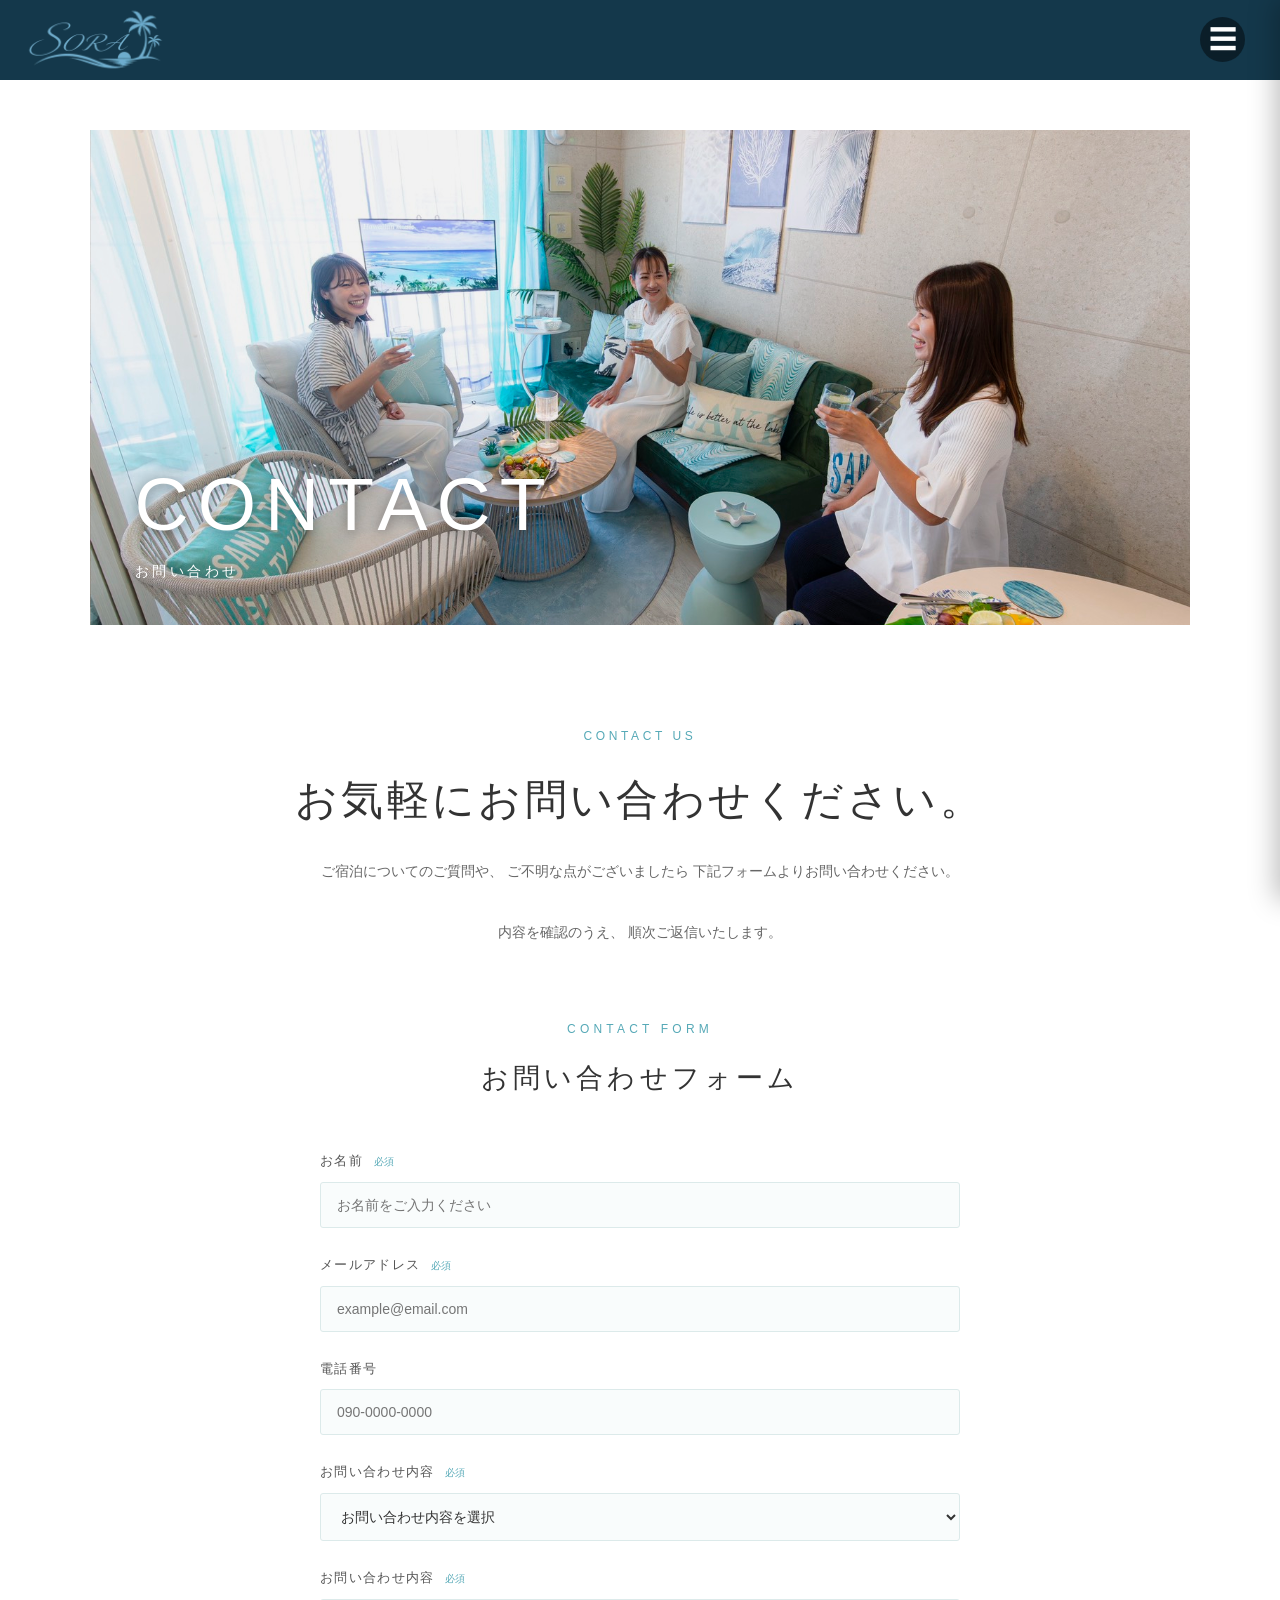
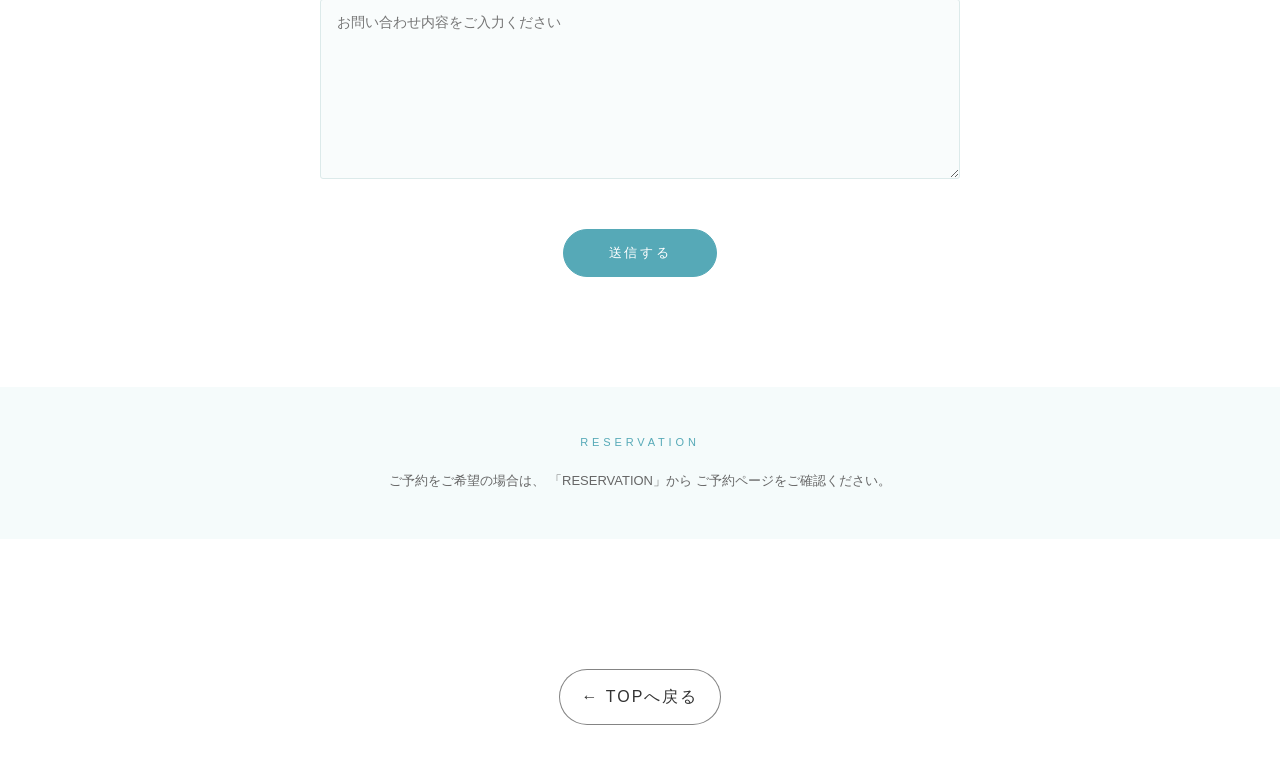
<file: contact.html>
<!DOCTYPE html>
<html lang="ja">

<head>

    <meta charset="UTF-8">

    <meta
        name="viewport"
        content="width=device-width, initial-scale=1.0"
    >

    <title>SORA｜お問い合わせ</title>


    <style>

        * {
            margin: 0;
            padding: 0;
            box-sizing: border-box;
        }


        body {

            font-family:
                "Yu Gothic",
                "Hiragino Kaku Gothic ProN",
                sans-serif;

            color: #333;

            background: #fff;

            line-height: 1.9;
        }


        /* =========================
           右上 三本線
        ========================= */

        .menu-button {

            position: fixed;

            top: 30px;

            right: 35px;

            width: 45px;

            height: 45px;

            border: none;

            background:
                rgba(0, 0, 0, 0.45);

            color: white;

            font-size: 28px;

            cursor: pointer;

            border-radius: 50%;

            backdrop-filter: blur(5px);

            z-index: 100;
        }


        .menu-button:hover {

            background:
                rgba(0, 0, 0, 0.7);
        }


        /* =========================
           メニュー
        ========================= */

        .menu {

            position: fixed;

            top: 0;

            right: -300px;

            width: 300px;

            height: 100vh;

            background:
                rgba(0, 40, 60, 0.94);

            padding:
                100px 40px 40px;

            transition:
                right 0.4s ease;

            z-index: 200;

            box-shadow:
                -5px 0 25px
                rgba(0, 0, 0, 0.25);
        }


        /* メニューが開いた状態 */

        .menu.open {

            right: 0;
        }


        /* =========================
           メニュー項目
        ========================= */

        .menu a {

            display: block;

            color: white;

            text-decoration: none;

            font-family: "Yu Mincho", "Hiragino Mincho ProN", serif;

            font-size: 18px;

            letter-spacing: 4px;

            padding: 18px 0;

            border-bottom:
                1px solid
                rgba(255, 255, 255, 0.3);

            transition: 0.3s;
        }


        .menu a:hover {

            padding-left: 10px;

            background:
                rgba(255, 255, 255, 0.08);
        }


        /* =========================
           閉じるボタン
        ========================= */

        .close {

            position: absolute;

            top: 30px;

            right: 35px;

            font-size: 30px;

            color: white;

            cursor: pointer;
        }


        /* =========================
           左上のロゴ
        ========================= */

        .logo {
            position: absolute;
            top: 20px;
            left: 30px;
            width: 200px;
            z-index: 20;
        }


        /* =========================
           HERO
        ========================= */

        .hero {

            width: 86%;

            height: 55vh;

            min-height: 450px;

            margin: 50px auto 0;

            background-image:

                linear-gradient(
                    rgba(0,0,0,0.05),
                    rgba(0,0,0,0.05)
                ),

                url("images/contact/contact.jpg");

            background-size: cover;

            background-position: center;

            position: relative;
        }


        .hero-content {

            position: absolute;

            left: 45px;

            bottom: 40px;

            color: white;

            text-shadow:
                0 2px 12px
                rgba(0,0,0,0.35);
        }


        .hero-en {

            font-size:
                clamp(40px, 6vw, 75px);

            letter-spacing: 0.12em;

            font-weight: 300;

            line-height: 1.05;
        }


        .hero-ja {

            margin-top: 15px;

            font-size: 14px;

            letter-spacing: 0.25em;
        }


        /* =========================
           INTRO
        ========================= */

        .intro {

            max-width: 850px;

            margin: 0 auto;

            padding: 100px 30px 70px;

            text-align: center;
        }


        .intro-title {

            font-size: 12px;

            letter-spacing: 0.3em;

            color: #56a9b7;

            margin-bottom: 20px;
        }


        .intro h2 {

            font-size:
                clamp(27px, 3.5vw, 42px);

            font-weight: 300;

            line-height: 1.5;

            letter-spacing: 0.08em;

            margin-bottom: 25px;
        }


        .intro p {

            max-width: 650px;

            margin: 0 auto;

            font-size: 14px;

            line-height: 2.2;

            color: #666;
        }


        /* =========================
           CONTACT FORM
        ========================= */

        .contact {

            max-width: 700px;

            margin: 0 auto;

            padding: 0 30px 110px;
        }


        .section-title {

            text-align: center;

            margin-bottom: 45px;
        }


        .section-title .en {

            font-size: 12px;

            letter-spacing: 0.35em;

            color: #56a9b7;
        }


        .section-title h2 {

            margin-top: 12px;

            font-size: 27px;

            font-weight: 300;

            letter-spacing: 0.15em;
        }


        /* =========================
           フォーム
        ========================= */

        .form-group {

            margin-bottom: 25px;
        }


        .form-group label {

            display: block;

            font-size: 13px;

            letter-spacing: 0.1em;

            margin-bottom: 8px;

            color: #555;
        }


        .required {

            font-size: 10px;

            color: #56a9b7;

            margin-left: 6px;

            letter-spacing: 0;
        }


        .form-group input,
        .form-group textarea,
        .form-group select {

            width: 100%;

            padding: 14px 16px;

            border:
                1px solid #dceaea;

            border-radius: 3px;

            background: #f9fcfc;

            font-family: inherit;

            font-size: 14px;

            color: #333;

            outline: none;

            transition: 0.3s;
        }


        .form-group input:focus,
        .form-group textarea:focus,
        .form-group select:focus {

            border-color: #56a9b7;

            background: white;
        }


        .form-group textarea {

            height: 180px;

            resize: vertical;
        }


        /* =========================
           送信ボタン
        ========================= */

        .submit-area {

            text-align: center;

            margin-top: 40px;
        }


        .submit-button {

            padding: 14px 45px;

            border:
                1px solid #56a9b7;

            border-radius: 30px;

            background: #56a9b7;

            color: white;

            font-family: inherit;

            font-size: 13px;

            letter-spacing: 0.2em;

            cursor: pointer;

            transition: 0.3s;
        }


        .submit-button:hover {

            background: #438d99;
        }


        /* =========================
           注意書き
        ========================= */

        .note {

            background: #f5fbfb;

            padding: 45px 30px;

            text-align: center;

            margin-bottom: 80px;
        }


        .note-en {

            font-size: 11px;

            letter-spacing: 0.35em;

            color: #56a9b7;

            margin-bottom: 15px;
        }


        .note p {

            font-size: 13px;

            line-height: 2;

            color: #666;
        }


        /* =========================
           TOPへ戻る
        ========================= */

        footer {

            padding: 50px 20px;

            text-align: center;

            background: white;
        }


        .back {

            display: block;

            width: fit-content;

            margin: 0 auto;

            color: #333;

            text-decoration: none;

            padding: 12px 22px;

            border:
                1px solid
                rgba(51,51,51,0.6);

            border-radius: 30px;

            background:
                rgba(255,255,255,0.15);

            letter-spacing: 2px;

            backdrop-filter: blur(5px);

            transition: 0.3s;
        }


        .back:hover {

            background:
                rgba(51,51,51,0.15);
        }


        /* =========================
           スマホ
        ========================= */

        @media (max-width: 800px) {


            .logo {
                width: 140px;
                top: 20px;
                left: 20px;
            }


            .menu-button {

                top: 20px;

                right: 20px;

                width: 42px;

                height: 42px;

                font-size: 25px;
            }


            .menu {

                width: 220px;

                padding:
                    90px 30px 30px;
            }


            .menu a {

                font-size: 15px;

                padding: 15px 0;
            }


            .close {

                top: 20px;

                right: 25px;
            }


            .hero {

                width: 92%;

                height: 260px;

                min-height: 0;

                background-size: contain;

                background-repeat: no-repeat;

                background-position: center;

                margin-top: 30px;
            }


            .hero-content {

                left: 25px;

                bottom: 30px;
            }


            .hero-en {

                font-size: 40px;
            }


            .intro {

                padding:
                    70px 25px 55px;
            }


            .intro h2 {

                font-size: 24px;

                letter-spacing: 0.04em;

                line-height: 1.6;

                white-space: nowrap;
            }


            .intro p {

                text-align: left;
            }


            .contact {

                padding:
                    0 25px 75px;
            }


            .note {

                margin-bottom: 60px;

                padding:
                    40px 25px;
            }

        }

    </style>

  <link rel="stylesheet" href="assets/site-extras.css">

</head>


<body class="sx-has-bar">


  <!-- PC：ロゴを置く上の帯（スマホでは表示しない） -->

  <div class="sx-bar" aria-hidden="true"></div>


    <!-- =========================
         左上のロゴ
    ========================= -->

    <img
        src="images/common/logo.png"
        alt="SORAのロゴ"
        class="logo"
    >


    <!-- =========================
         三本線メニューボタン
    ========================= -->

    <button
        class="menu-button"
        onclick="openMenu()"
    >

        ☰

    </button>


    <!-- =========================
         メニュー
    ========================= -->

    <nav
        class="menu"
        id="menu"
    >

        <div
            class="close"
            onclick="closeMenu()"
        >

            ×

        </div>


        <a href="index.html">
            TOP
        </a>


        <a href="concept.html">
            CONCEPT
        </a>


        <a href="room.html">
            ROOM
        </a>


        <a href="amenities.html">
            AMENITIES
        </a>


        <a href="access.html">
            ACCESS
        </a>


        <a href="contact.html">
            CONTACT
        </a>


        <a
            href="https://www.airbnb.jp/rooms/1693227146127960935?unique_share_id=e607aecd-bd02-41de-9335-cc84bdbd2808&viralityEntryPoint=1&s=76"
            target="_blank"
        >

            RESERVATION

        </a>

    </nav>


    <!-- =========================
         HERO
    ========================= -->

    <section class="hero">

        <div class="hero-content">

            <div class="hero-en">
                CONTACT
            </div>

            <div class="hero-ja">
                お問い合わせ
            </div>

        </div>

    </section>


    <!-- =========================
         INTRO
    ========================= -->

    <section class="intro">

        <div class="intro-title">
            CONTACT US
        </div>


        <h2>
            お気軽にお問い合わせください。
        </h2>


        <p>

            ご宿泊についてのご質問や、
            ご不明な点がございましたら
            下記フォームよりお問い合わせください。

            <br><br>

            内容を確認のうえ、
            順次ご返信いたします。

        </p>

    </section>


    <!-- =========================
         CONTACT FORM
    ========================= -->

    <section class="contact">


        <div class="section-title">

            <div class="en">
                CONTACT FORM
            </div>

            <h2>
                お問い合わせフォーム
            </h2>

        </div>


        <form id="contactForm">


            <div class="form-group">

                <label>

                    お名前

                    <span class="required">
                        必須
                    </span>

                </label>

                <input
                    type="text"
                    id="name"
                    name="name"
                    placeholder="お名前をご入力ください"
                    required
                >

            </div>


            <div class="form-group">

                <label>

                    メールアドレス

                    <span class="required">
                        必須
                    </span>

                </label>

                <input
                    type="email"
                    id="email"
                    name="email"
                    placeholder="example@email.com"
                    required
                >

            </div>


            <div class="form-group">

                <label>
                    電話番号
                </label>

                <input
                    type="tel"
                    id="tel"
                    name="tel"
                    placeholder="090-0000-0000"
                >

            </div>


            <div class="form-group">

                <label>

                    お問い合わせ内容

                    <span class="required">
                        必須
                    </span>

                </label>

                <select
                    id="category"
                    name="category"
                    required
                >

                    <option value="">
                        お問い合わせ内容を選択
                    </option>

                    <option value="reservation">
                        ご予約について
                    </option>

                    <option value="room">
                        お部屋について
                    </option>

                    <option value="access">
                        アクセスについて
                    </option>

                    <option value="other">
                        その他
                    </option>

                </select>

            </div>


            <div class="form-group">

                <label>

                    お問い合わせ内容

                    <span class="required">
                        必須
                    </span>

                </label>

                <textarea
                    id="message"
                    name="message"
                    placeholder="お問い合わせ内容をご入力ください"
                    required
                ></textarea>

            </div>


            <div class="submit-area">

                <button
                    type="submit"
                    class="submit-button"
                >

                    送信する

                </button>

            </div>


        </form>

    </section>


    <!-- =========================
         NOTE
    ========================= -->

    <section class="note">

        <div class="note-en">
            RESERVATION
        </div>

        <p>

            ご予約をご希望の場合は、
            「RESERVATION」から
            ご予約ページをご確認ください。

        </p>

    </section>


    <!-- =========================
         TOPへ戻る
    ========================= -->

    <footer>

        <a
            href="index.html"
            class="back"
        >

            ← TOPへ戻る

        </a>

    </footer>


    <!-- =========================
         JavaScript
    ========================= -->

    <script>


        /* =========================
           メニューを開く
        ========================= */

        function openMenu() {

            document
                .getElementById("menu")
                .classList
                .add("open");

        }


        /* =========================
           メニューを閉じる
        ========================= */

        function closeMenu() {

            document
                .getElementById("menu")
                .classList
                .remove("open");

        }


        /* =========================
           メニューを押したら閉じる
        ========================= */

        document
            .querySelectorAll(".menu a")
            .forEach(function(link) {

                link.addEventListener(
                    "click",
                    function() {

                        closeMenu();

                    }
                );

            });


        /* =========================
           メール送信
        ========================= */

        document
            .getElementById("contactForm")
            .addEventListener(
                "submit",
                function(e) {

                    e.preventDefault();


                    const name =
                        document
                        .getElementById("name")
                        .value;


                    const email =
                        document
                        .getElementById("email")
                        .value;


                    const tel =
                        document
                        .getElementById("tel")
                        .value;


                    const categorySelect =
                        document
                        .getElementById("category");


                    const category =
                        categorySelect
                        .options[
                            categorySelect.selectedIndex
                        ]
                        .text;


                    const message =
                        document
                        .getElementById("message")
                        .value;


                    const subject =
                        "【SORA】お問い合わせ：" +
                        name +
                        "様";


                    const body =

                        "お名前：" +
                        name +
                        "\n" +

                        "メールアドレス：" +
                        email +
                        "\n" +

                        "電話番号：" +
                        tel +
                        "\n" +

                        "お問い合わせ内容：" +
                        category +
                        "\n\n" +

                        "メッセージ：\n" +
                        message;


                    window.location.href =

                        "mailto:a.yoneda@yamafuku.jp" +

                        "?subject=" +
                        encodeURIComponent(subject) +

                        "&body=" +
                        encodeURIComponent(body);

                }
            );


    </script>


</body>

</html>
</file>
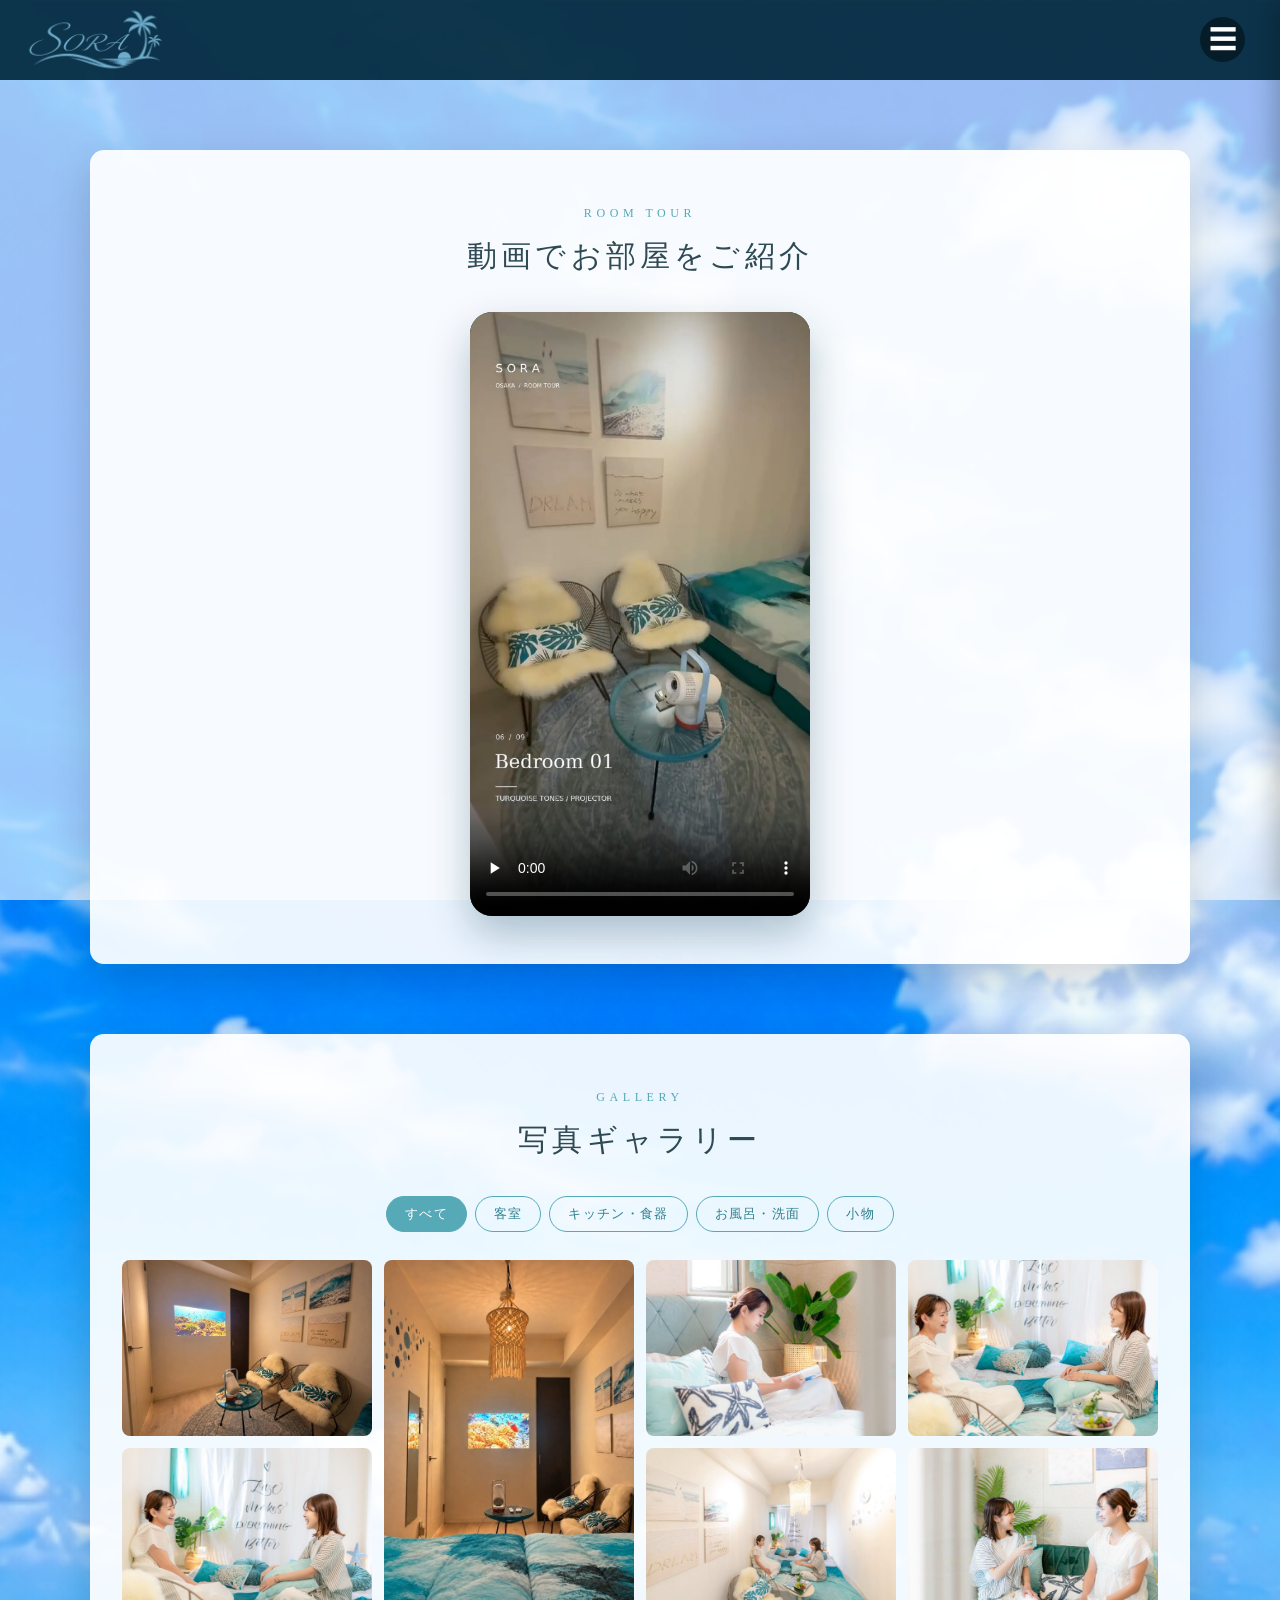
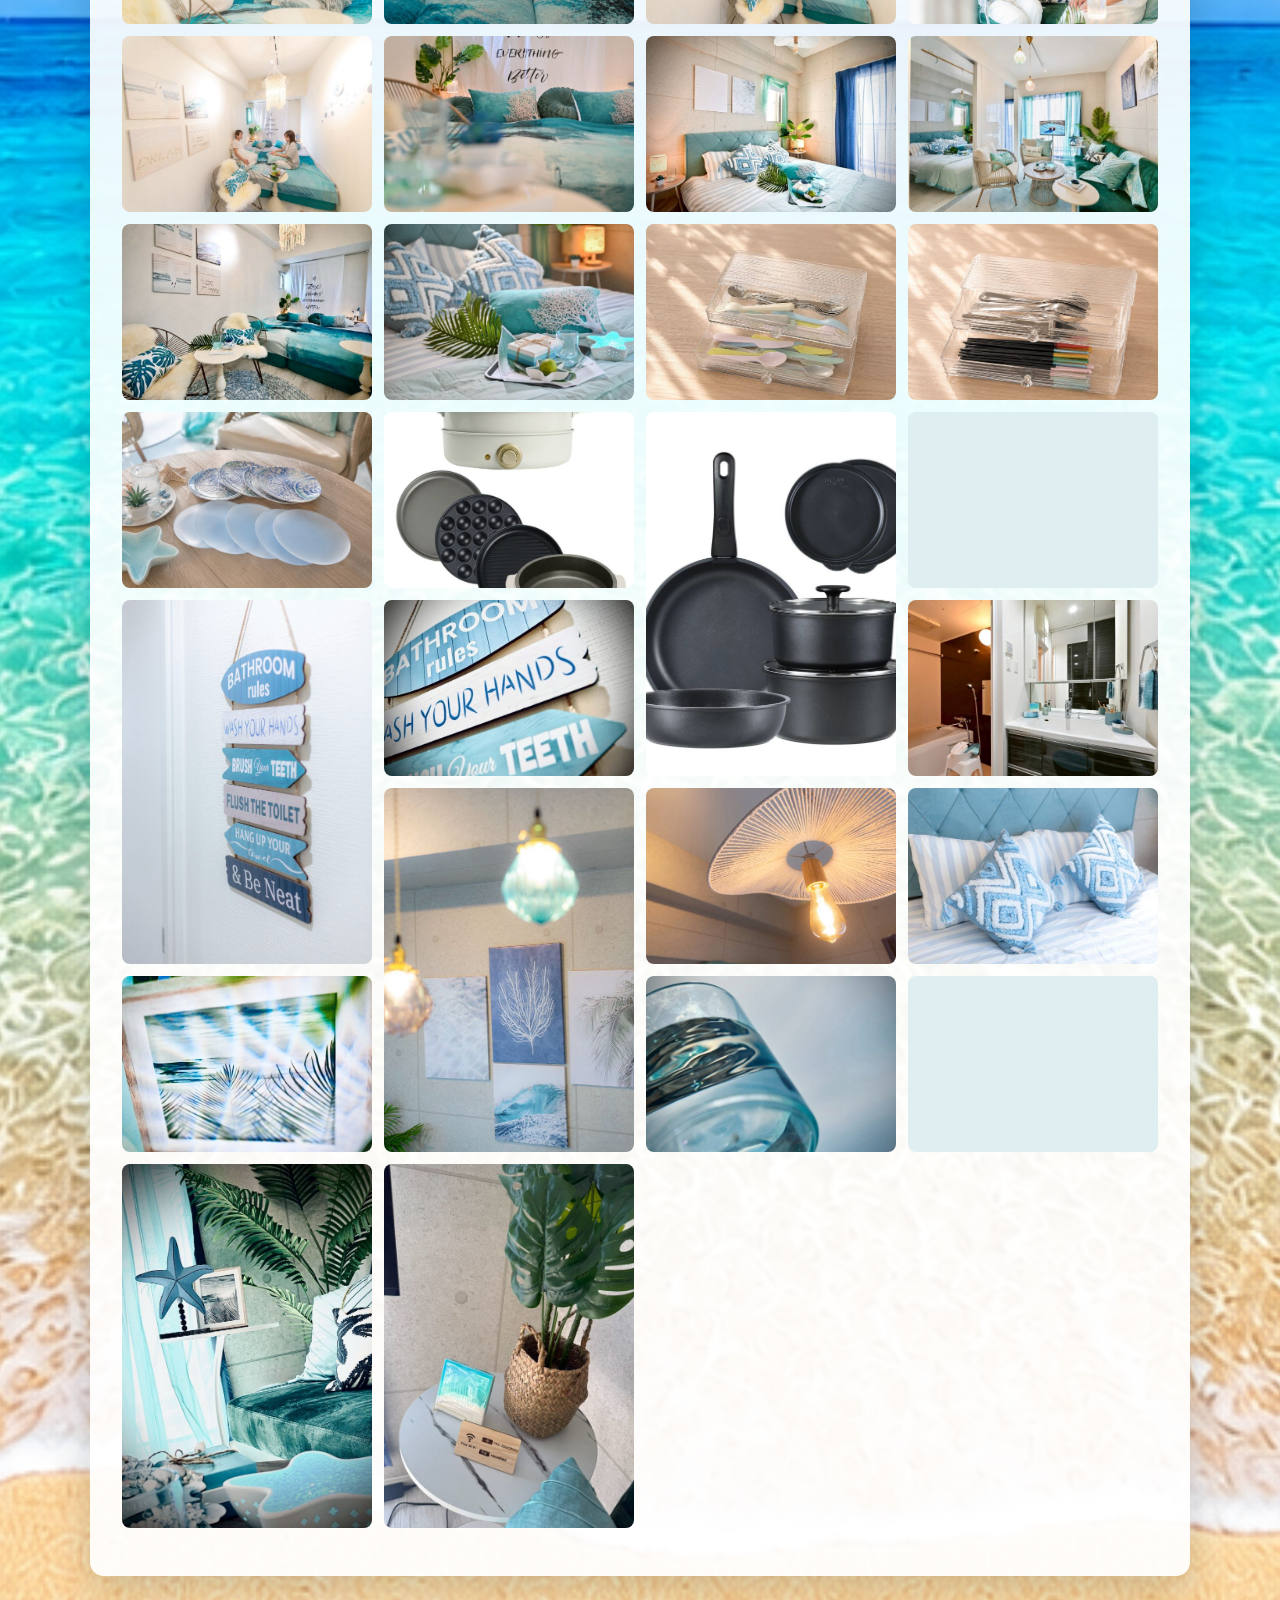
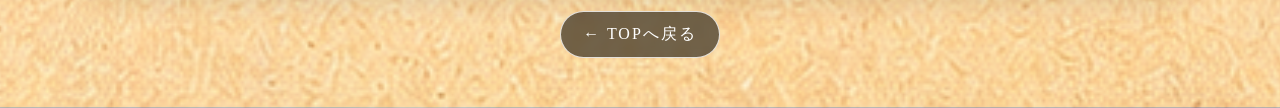
<file: room.html>
<!DOCTYPE html>
<html lang="ja">

<head>

    <meta charset="UTF-8">

    <meta
        name="viewport"
        content="width=device-width, initial-scale=1.0"
    >

    <title>SORA｜ROOM</title>


    <style>

        * {
            box-sizing: border-box;
        }


        /* =========================
           ページ全体
        ========================= */

        body {

            margin: 0;

            min-height: 100vh;

            background-image:
                url("images/room/room.jpg");

            background-size: cover;

            background-position: center;

            font-family:
                "Yu Mincho",
                "Hiragino Mincho ProN",
                serif;

            color: white;

            padding-bottom: 50px;

            padding-top: 80px;
        }


        /* =========================
           背景を薄くする
        ========================= */

        body::before {

            content: "";

            position: fixed;

            top: 0;
            left: 0;

            width: 100%;
            height: 100%;

            background:
                rgba(255, 255, 255, 0.60);

            z-index: -1;
        }


        /* =========================
           ロゴ
        ========================= */

        .logo {

            position: absolute;

            top: 10px;
            left: 10px;

            width: 250px;

            opacity: 1;
        }


        /* =========================
           右上 三本線
        ========================= */

        .menu-button {

            position: fixed;

            top: 30px;

            right: 35px;

            width: 45px;

            height: 45px;

            border: none;

            background:
                rgba(0, 0, 0, 0.45);

            color: white;

            font-size: 28px;

            cursor: pointer;

            border-radius: 50%;

            backdrop-filter: blur(5px);

            z-index: 100;
        }


        .menu-button:hover {

            background:
                rgba(0, 0, 0, 0.7);
        }


        /* =========================
           メニュー
        ========================= */

        .menu {

            position: fixed;

            top: 0;

            right: -300px;

            width: 300px;

            height: 100vh;

            background:
                rgba(0, 40, 60, 0.94);

            padding:
                100px 40px 40px;

            transition:
                right 0.4s ease;

            z-index: 200;

            box-shadow:
                -5px 0 25px
                rgba(0, 0, 0, 0.25);
        }


        /* メニューが開いた状態 */

        .menu.open {

            right: 0;
        }


        /* =========================
           メニュー項目
        ========================= */

        .menu a {

            display: block;

            color: white;

            text-decoration: none;

            font-size: 18px;

            letter-spacing: 4px;

            padding: 18px 0;

            border-bottom:
                1px solid
                rgba(255, 255, 255, 0.3);

            transition: 0.3s;
        }


        .menu a:hover {

            padding-left: 10px;

            background:
                rgba(255, 255, 255, 0.08);
        }


        /* =========================
           閉じるボタン
        ========================= */

        .close {

            position: absolute;

            top: 30px;

            right: 35px;

            font-size: 30px;

            color: white;

            cursor: pointer;
        }


        /* =========================
           TOPへ戻る
        ========================= */

        .back {

            display: block;

            width: fit-content;

            margin: 35px auto 0;

            color: white;

            text-decoration: none;

            padding: 12px 22px;

            border:
                1px solid
                rgba(255, 255, 255, 0.8);

            border-radius: 30px;

            background:
                rgba(0, 0, 0, 0.55);

            letter-spacing: 2px;

            backdrop-filter: blur(5px);

            transition: 0.3s;
        }


        .back:hover {

            background:
                rgba(0, 0, 0, 0.75);
        }


        /* =========================
           スマホ
        ========================= */

        @media (max-width: 800px) {


            

            body {

                padding-top: 56px;
            }

.logo {

                width: 180px;

                top: 20px;

                left: 20px;
            }


            /* 三本線 */

            .menu-button {

                top: 20px;

                right: 20px;

                width: 42px;

                height: 42px;

                font-size: 25px;
            }


            /* メニュー */

            .menu {

                width: 220px;

                padding:
                    90px 30px 30px;
            }


            .menu a {

                font-size: 15px;

                padding: 15px 0;
            }


            .close {

                top: 20px;

                right: 25px;
            }

        }

    </style>

    <link rel="stylesheet" href="assets/site-extras.css">

</head>


<body class="sx-has-bar">


  <!-- PC：ロゴを置く上の帯（スマホでは表示しない） -->

  <div class="sx-bar" aria-hidden="true"></div>


    <!-- =========================
         ロゴ
    ========================= -->

    <img
        src="images/common/logo.png"
        alt="SORAのロゴ"
        class="logo"
    >


    <!-- =========================
         三本線メニューボタン
    ========================= -->

    <button
        class="menu-button"
        onclick="openMenu()"
    >

        ☰

    </button>


    <!-- =========================
         メニュー
    ========================= -->

    <div
        class="menu"
        id="menu"
    >


        <!-- 閉じる -->

        <div
            class="close"
            onclick="closeMenu()"
        >

            ×

        </div>


        <a href="index.html">
            TOP
        </a>


        <a href="concept.html">
            CONCEPT
        </a>


        <a href="room.html">
            ROOM
        </a>


        <a href="amenities.html">
            AMENITIES
        </a>


        <a href="access.html">
            ACCESS
        </a>


        <a href="contact.html">
            CONTACT
        </a>


    <!-- 予約 -->

    <a
        href="https://www.airbnb.jp/rooms/1693227146127960935?unique_share_id=e607aecd-bd02-41de-9335-cc84bdbd2808&viralityEntryPoint=1&s=76"
        target="_blank"
    >
        RESERVATION
    </a>


    </div>


    <!-- =========================
         ROOM TOUR（動画）
    ========================= -->

    <section class="sx-section sx-tour" aria-labelledby="sx-tour-title">

        <div class="sx-head">
            <div class="sx-en">ROOM TOUR</div>
            <h2 id="sx-tour-title">動画でお部屋をご紹介</h2>
        </div>

        <div class="sx-phone">
            <video controls playsinline preload="none" poster="images/video/room-tour-poster.jpg" width="720" height="1280" aria-label="SORAのお部屋を案内する動画">
                <source src="images/video/room-tour.mp4" type="video/mp4">
            </video>
        </div>

    </section>


    <!-- =========================
         GALLERY（写真）
    ========================= -->

    <section class="sx-section sx-gallery" aria-labelledby="sx-gallery-title">

        <div class="sx-head">
            <div class="sx-en">GALLERY</div>
            <h2 id="sx-gallery-title">写真ギャラリー</h2>
        </div>

        <div class="sx-chips">
            <button type="button" class="sx-chip is-active" data-sx-filter="all" aria-pressed="true">すべて</button>
            <button type="button" class="sx-chip" data-sx-filter="room" aria-pressed="false">客室</button>
            <button type="button" class="sx-chip" data-sx-filter="kitchen" aria-pressed="false">キッチン・食器</button>
            <button type="button" class="sx-chip" data-sx-filter="bath" aria-pressed="false">お風呂・洗面</button>
            <button type="button" class="sx-chip" data-sx-filter="detail" aria-pressed="false">小物</button>
        </div>

        <div class="sx-grid">
            <a class="sx-item" href="images/gallery/room/room-01.jpg" data-cat="room">
                <img src="images/gallery/thumb/room-01.jpg" alt="壁にプロジェクターの映像が映るリビング。ラタン調の椅子とローテーブル" width="640" height="480" loading="lazy" decoding="async">
            </a>
            <a class="sx-item is-tall" href="images/gallery/room/room-02.jpg" data-cat="room">
                <img src="images/gallery/thumb/room-02.jpg" alt="ベッドの向こうにリビングが見える、ターコイズ基調の客室" width="640" height="853" loading="lazy" decoding="async">
            </a>
            <a class="sx-item" href="images/gallery/room/room-03.jpg" data-cat="room">
                <img src="images/gallery/thumb/room-03.jpg" alt="ソファで本を読んでくつろぐ女性。ヒトデ柄のクッションと観葉植物" width="640" height="427" loading="lazy" decoding="async">
            </a>
            <a class="sx-item" href="images/gallery/room/room-05.jpg" data-cat="room">
                <img src="images/gallery/thumb/room-05.jpg" alt="ソファでおしゃべりを楽しむ2人。観葉植物とクッション" width="640" height="427" loading="lazy" decoding="async">
            </a>
            <a class="sx-item" href="images/gallery/room/room-06.jpg" data-cat="room">
                <img src="images/gallery/thumb/room-06.jpg" alt="ソファでくつろぐ2人。壁にはメッセージ入りのウォールアート" width="640" height="427" loading="lazy" decoding="async">
            </a>
            <a class="sx-item" href="images/gallery/room/room-07.jpg" data-cat="room">
                <img src="images/gallery/thumb/room-07.jpg" alt="ペンダントライトが下がるベッドスペースでくつろぐ2人" width="640" height="427" loading="lazy" decoding="async">
            </a>
            <a class="sx-item" href="images/gallery/room/room-08.jpg" data-cat="room">
                <img src="images/gallery/thumb/room-08.jpg" alt="グリーンのソファで笑顔で話す2人" width="640" height="427" loading="lazy" decoding="async">
            </a>
            <a class="sx-item" href="images/gallery/room/room-09.jpg" data-cat="room">
                <img src="images/gallery/thumb/room-09.jpg" alt="ウォールアートが並ぶ広い客室でくつろぐ2人" width="640" height="427" loading="lazy" decoding="async">
            </a>
            <a class="sx-item" href="images/gallery/room/room-10.jpg" data-cat="room">
                <img src="images/gallery/thumb/room-10.jpg" alt="ターコイズのクッションとグラスが並ぶベッド" width="640" height="426" loading="lazy" decoding="async">
            </a>
            <a class="sx-item" href="images/gallery/room/room-11.jpg" data-cat="room">
                <img src="images/gallery/thumb/room-11.jpg" alt="ブルーのカーテンから光が入るベッドルーム" width="640" height="481" loading="lazy" decoding="async">
            </a>
            <a class="sx-item" href="images/gallery/room/room-12.jpg" data-cat="room">
                <img src="images/gallery/thumb/room-12.jpg" alt="大きな鏡のあるリビング。グリーンのソファと観葉植物" width="640" height="426" loading="lazy" decoding="async">
            </a>
            <a class="sx-item" href="images/gallery/room/room-13.jpg" data-cat="room">
                <img src="images/gallery/thumb/room-13.jpg" alt="ヤシの葉柄のクッションを置いたベッドと、ラタンチェアのある客室" width="640" height="474" loading="lazy" decoding="async">
            </a>
            <a class="sx-item" href="images/gallery/room/room-14.jpg" data-cat="room">
                <img src="images/gallery/thumb/room-14.jpg" alt="ヤシの葉と小物のトレイが置かれたベッド" width="640" height="426" loading="lazy" decoding="async">
            </a>
            <a class="sx-item" href="images/gallery/kitchen/kitchen-01.jpg" data-cat="kitchen">
                <img src="images/gallery/thumb/kitchen-01.jpg" alt="透明なケースに収められたカラフルなスプーンとフォーク" width="640" height="480" loading="lazy" decoding="async">
            </a>
            <a class="sx-item" href="images/gallery/kitchen/kitchen-02.jpg" data-cat="kitchen">
                <img src="images/gallery/thumb/kitchen-02.jpg" alt="透明なケースに収められた箸とカトラリー" width="640" height="480" loading="lazy" decoding="async">
            </a>
            <a class="sx-item" href="images/gallery/kitchen/kitchen-03.jpg" data-cat="kitchen">
                <img src="images/gallery/thumb/kitchen-03.jpg" alt="水色のお皿とヒトデ形の小皿" width="640" height="480" loading="lazy" decoding="async">
            </a>
            <a class="sx-item" href="images/gallery/kitchen/kitchen-04.jpg" data-cat="kitchen">
                <img src="images/gallery/thumb/kitchen-04.jpg" alt="ホットプレートとたこ焼きプレートなどの調理器具" width="640" height="691" loading="lazy" decoding="async">
            </a>
            <a class="sx-item is-tall" href="images/gallery/kitchen/kitchen-05.jpg" data-cat="kitchen">
                <img src="images/gallery/thumb/kitchen-05.jpg" alt="フライパンと鍋のセット" width="640" height="747" loading="lazy" decoding="async">
            </a>
            <a class="sx-item" href="images/gallery/bath/bath-02.jpg" data-cat="bath">
                <img src="images/gallery/thumb/bath-02.jpg" alt="洗面所に置かれたガラスのポンプボトル" width="640" height="480" loading="lazy" decoding="async">
            </a>
            <a class="sx-item is-tall" href="images/gallery/bath/bath-03.jpg" data-cat="bath">
                <img src="images/gallery/thumb/bath-03.jpg" alt="ドアに掛けられたサーフボード型のバスルーム看板" width="640" height="960" loading="lazy" decoding="async">
            </a>
            <a class="sx-item" href="images/gallery/bath/bath-04.jpg" data-cat="bath">
                <img src="images/gallery/thumb/bath-04.jpg" alt="「WASH YOUR HANDS」「BRUSH YOUR TEETH」と書かれたサーフボード型の看板" width="640" height="514" loading="lazy" decoding="async">
            </a>
            <a class="sx-item" href="images/gallery/bath/bath-05.jpg" data-cat="bath">
                <img src="images/gallery/thumb/bath-05.jpg" alt="洗面台とバスタブがある明るい水まわり" width="640" height="496" loading="lazy" decoding="async">
            </a>
            <a class="sx-item is-tall" href="images/gallery/detail/detail-01.jpg" data-cat="detail">
                <img src="images/gallery/thumb/detail-01.jpg" alt="ウォールアートの前に下がる水色のペンダントライト" width="640" height="960" loading="lazy" decoding="async">
            </a>
            <a class="sx-item" href="images/gallery/detail/detail-02.jpg" data-cat="detail">
                <img src="images/gallery/thumb/detail-02.jpg" alt="編み込みシェードのペンダントライト" width="640" height="427" loading="lazy" decoding="async">
            </a>
            <a class="sx-item" href="images/gallery/detail/detail-03.jpg" data-cat="detail">
                <img src="images/gallery/thumb/detail-03.jpg" alt="ブルーの幾何柄クッションを置いたベッド" width="640" height="427" loading="lazy" decoding="async">
            </a>
            <a class="sx-item" href="images/gallery/detail/detail-06.jpg" data-cat="detail">
                <img src="images/gallery/thumb/detail-06.jpg" alt="ヤシの葉のプリントを入れた額" width="640" height="680" loading="lazy" decoding="async">
            </a>
            <a class="sx-item" href="images/gallery/detail/detail-07.jpg" data-cat="detail">
                <img src="images/gallery/thumb/detail-07.jpg" alt="水の入ったグラスのクローズアップ" width="640" height="421" loading="lazy" decoding="async">
            </a>
            <a class="sx-item" href="images/gallery/detail/detail-08.jpg" data-cat="detail">
                <img src="images/gallery/thumb/detail-08.jpg" alt="ヤシの葉と青いクッション、重ねた本" width="640" height="442" loading="lazy" decoding="async">
            </a>
            <a class="sx-item is-tall" href="images/gallery/detail/detail-09.jpg" data-cat="detail">
                <img src="images/gallery/thumb/detail-09.jpg" alt="ヒトデの飾りとヤシの葉、ターコイズのクッション" width="640" height="871" loading="lazy" decoding="async">
            </a>
            <a class="sx-item is-tall" href="images/gallery/detail/detail-11.jpg" data-cat="detail">
                <img src="images/gallery/thumb/detail-11.jpg" alt="観葉植物とカゴ、白いサイドテーブルの小さなコーナー" width="640" height="853" loading="lazy" decoding="async">
            </a>
        </div>

    </section>


    <!-- =========================
         TOPへ戻る
    ========================= -->

    <a
        href="index.html"
        class="back"
    >

        ← TOPへ戻る

    </a>


    <script>


        /* =========================
           メニューを開く
        ========================= */

        function openMenu() {

            document
                .getElementById("menu")
                .classList
                .add("open");

        }


        /* =========================
           メニューを閉じる
        ========================= */

        function closeMenu() {

            document
                .getElementById("menu")
                .classList
                .remove("open");

        }</script>


    <script src="assets/site-extras.js" defer></script>
</body>

</html>
</file>
<file: assets/site-extras.css>
/* SORA 追加スタイル（動画・ギャラリー・写真の拡大表示）
   全ページ共通。クラス名はすべて sx- から始まる。 */

/* ---------- セクション共通（白いカード） ---------- */

.sx-section {
    box-sizing: border-box;
    width: 92%;
    max-width: 1100px;
    margin: 70px auto 0;
    padding: 56px 32px 48px;
    background: rgba(255, 255, 255, 0.92);
    color: #3b5560;
    border-radius: 14px;
    box-shadow: 0 15px 40px rgba(0, 30, 45, 0.18);
    text-align: center;
    font-family: "Yu Mincho", "Hiragino Mincho ProN", serif;
}

.sx-head {
    margin-bottom: 34px;
}

.sx-en {
    font-size: 12px;
    letter-spacing: 0.38em;
    color: #56a9b7;
}

.sx-head h2 {
    margin: 12px 0 0;
    font-size: clamp(22px, 3.2vw, 30px);
    font-weight: 300;
    letter-spacing: 0.14em;
    line-height: 1.5;
    color: #2f4a53;
}


/* ---------- ROOM TOUR（縦型動画） ---------- */

.sx-phone {
    width: min(86%, 340px);
    margin: 0 auto;
    aspect-ratio: 9 / 16;
    border-radius: 22px;
    overflow: hidden;
    background: #0d2530;
    box-shadow: 0 18px 40px rgba(0, 50, 70, 0.28);
}

.sx-phone video {
    display: block;
    width: 100%;
    height: 100%;
    object-fit: cover;
    background: #0d2530;
}


/* ---------- ギャラリー ---------- */

.sx-chips {
    display: flex;
    flex-wrap: wrap;
    justify-content: center;
    gap: 8px;
    margin: 0 0 28px;
    padding: 0;
}

.sx-chip {
    appearance: none;
    -webkit-appearance: none;
    font: inherit;
    font-size: 13px;
    letter-spacing: 0.1em;
    padding: 8px 18px;
    border: 1px solid #56a9b7;
    border-radius: 999px;
    background: transparent;
    color: #2f7f8d;
    cursor: pointer;
    transition: background 0.25s, color 0.25s;
}

.sx-chip:hover {
    background: rgba(86, 169, 183, 0.14);
}

.sx-chip.is-active {
    background: #56a9b7;
    color: #fff;
}

.sx-chip:focus-visible,
.sx-item:focus-visible {
    outline: 2px solid #2f7f8d;
    outline-offset: 2px;
}

/* 横長の写真は1マス、縦長の写真(.is-tall)は縦に2マス分。
   順番どおりに左から右へ並び、すき間は後ろの写真が埋める。 */

.sx-grid {
    display: grid;
    grid-template-columns: repeat(4, 1fr);
    grid-auto-rows: min(176px, calc(16.2vw - 17.6px));
    grid-auto-flow: dense;
    gap: 12px;
    text-align: left;
}

.sx-item {
    display: block;
    position: relative;
    overflow: hidden;
    border-radius: 8px;
    background: #dfeef0;
    cursor: zoom-in;
    -webkit-tap-highlight-color: transparent;
}

.sx-item.is-tall {
    grid-row: span 2;
}

.sx-item[hidden] {
    display: none;
}

.sx-item img {
    display: block;
    width: 100%;
    height: 100%;
    object-fit: cover;
    transition: transform 0.7s ease;
}

@media (hover: hover) {
    .sx-item:hover img {
        transform: scale(1.05);
    }
}


/* ---------- 写真の拡大表示 ---------- */

.sx-lb {
    position: fixed;
    top: 0;
    right: 0;
    bottom: 0;
    left: 0;
    z-index: 1000;
    display: flex;
    align-items: center;
    justify-content: center;
    background: rgba(4, 22, 30, 0.97);
    opacity: 0;
    transition: opacity 0.25s ease;
}

.sx-lb[hidden] {
    display: none;
}

.sx-lb.is-open {
    opacity: 1;
}

.sx-lb figure {
    margin: 0;
    max-width: 92vw;
    text-align: center;
}

.sx-lb img {
    display: block;
    max-width: 92vw;
    max-height: 78vh;
    margin: 0 auto;
    object-fit: contain;
    border-radius: 4px;
    user-select: none;
    -webkit-user-drag: none;
}

@supports (height: 100dvh) {
    .sx-lb img {
        max-height: 78dvh;
    }
}

.sx-lb figcaption {
    margin-top: 14px;
    padding: 0 12px;
    color: #e6f4f6;
    font-size: 13px;
    letter-spacing: 0.06em;
    line-height: 1.8;
}

.sx-lb button {
    position: absolute;
    width: 46px;
    height: 46px;
    padding: 0;
    border: none;
    border-radius: 50%;
    background: rgba(255, 255, 255, 0.14);
    color: #fff;
    font-size: 26px;
    line-height: 1;
    cursor: pointer;
    transition: background 0.2s;
    -webkit-tap-highlight-color: transparent;
}

.sx-lb button:hover {
    background: rgba(255, 255, 255, 0.28);
}

.sx-lb button:focus-visible {
    outline: 2px solid #8fe0ec;
    outline-offset: 2px;
}

.sx-lb-close {
    top: 16px;
    right: 16px;
}

.sx-lb-prev {
    left: 14px;
    top: 50%;
    transform: translateY(-50%);
}

.sx-lb-next {
    right: 14px;
    top: 50%;
    transform: translateY(-50%);
}

.sx-lb-count {
    position: absolute;
    top: 26px;
    left: 0;
    right: 0;
    text-align: center;
    color: #bcd8dd;
    font-size: 12px;
    letter-spacing: 0.2em;
    pointer-events: none;
}

html.sx-lock {
    overflow: hidden;
}

/* 1枚だけの拡大（観光ガイドのチラシなど）：矢印と枚数は出さない */
.sx-lb-open {
    display: none;
    margin-top: 10px;
    color: #bfe7ee;
    font-size: 12px;
    letter-spacing: 0.08em;
    text-decoration: underline;
}

.sx-lb.is-single .sx-lb-open {
    display: inline-block;
}

.sx-lb.is-single .sx-lb-prev,
.sx-lb.is-single .sx-lb-next,
.sx-lb.is-single .sx-lb-count {
    display: none;
}

/* タッチ端末は指で左右にスワイプするので矢印は出さない */
@media (hover: none) and (pointer: coarse) {
    .sx-lb-prev,
    .sx-lb-next {
        display: none;
    }
}


/* ---------- タブレット・スマホ ---------- */

@media (max-width: 1000px) {
    .sx-grid {
        grid-template-columns: repeat(3, 1fr);
        grid-auto-rows: calc(21.6vw - 20.7px);
    }
}

@media (max-width: 800px) {

    .sx-section {
        margin-top: 44px;
        padding: 40px 14px 34px;
        border-radius: 12px;
    }

    .sx-head {
        margin-bottom: 26px;
    }

    /* 動画は小さめにして、縦に長くなりすぎないようにする */
    .sx-phone {
        width: min(62%, 240px);
    }

    /* 写真は縦に並べず、横に1段。指で左右にスワイプして見る */
    .sx-grid {
        display: flex;
        gap: 8px;
        overflow-x: auto;
        margin-left: -14px;
        margin-right: -14px;
        padding: 0 14px 6px;
        scroll-snap-type: x mandatory;
        scroll-padding-left: 14px;
        -webkit-overflow-scrolling: touch;
        scrollbar-width: none;
    }

    .sx-grid::-webkit-scrollbar {
        display: none;
    }

    .sx-item {
        flex: 0 0 auto;
        width: min(68vw, 360px);
        height: min(50vw, 264px);
        border-radius: 6px;
        scroll-snap-align: start;
    }

    .sx-item.is-tall {
        width: min(38vw, 200px);
    }

    /* カテゴリのボタンは横にスクロールできる */
    .sx-chips {
        flex-wrap: nowrap;
        justify-content: flex-start;
        overflow-x: auto;
        margin-left: -14px;
        margin-right: -14px;
        padding: 2px 14px 6px;
        scrollbar-width: none;
    }

    .sx-chips::-webkit-scrollbar {
        display: none;
    }

    .sx-chip {
        flex: 0 0 auto;
    }
}

/* ---------- 設備・アメニティ（写真の帯＋項目のタグ） ----------
   PCは全部ひらいたまま。スマホは写真の帯をタップして開く。 */

/* ※ AMENITIES など「* { margin: 0; padding: 0 }」を持つページは、スマホのトップで
   連結されるとその指定が優先されるため、余白だけ !important を付けている。 */

/* PC：写真(元の比率 3:2)と項目を左右に並べ、1つおきに左右を入れ替える */

.sx-acc {
    display: grid;
    grid-template-columns: minmax(0, 1fr) minmax(0, 1.1fr);
    gap: 40px;
    align-items: center;
    margin-bottom: 64px !important;
}

.sx-acc.is-rev {
    grid-template-columns: minmax(0, 1.1fr) minmax(0, 1fr);
}

.sx-acc.is-rev .sx-acc-head {
    order: 2;
}

.sx-acc-head {
    display: block;
    position: relative;
    width: 100%;
    aspect-ratio: 3 / 2;
    padding: 0;
    border: none;
    border-radius: 10px;
    overflow: hidden;
    background-color: #cfe3e6;
    background-size: cover;
    background-position: center;
    color: #fff;
    text-align: left;
    font: inherit;
    cursor: default;
    pointer-events: none;
}

.sx-acc-head::before {
    content: "";
    position: absolute;
    top: 0;
    right: 0;
    bottom: 0;
    left: 0;
    background: linear-gradient(to top, rgba(0, 35, 50, 0.62), rgba(0, 35, 50, 0.04) 70%);
}

.sx-acc-label {
    position: absolute;
    left: 24px;
    bottom: 18px;
    display: flex;
    align-items: baseline;
    gap: 14px;
}

.sx-acc-num {
    font-size: 12px;
    letter-spacing: 0.28em;
    opacity: 0.92;
}

.sx-acc-title {
    font-size: 26px;
    font-weight: 400;
    letter-spacing: 0.1em;
}

.sx-acc-count {
    position: absolute;
    right: 24px;
    bottom: 22px;
    font-size: 12px;
    letter-spacing: 0.12em;
    opacity: 0.92;
}

.sx-acc-btn {
    display: none;
}

.sx-acc-body {
    display: grid;
    grid-template-rows: 1fr;
}

.sx-acc-body > div {
    min-height: 0;
    overflow: hidden;
}

.sx-tags {
    display: flex;
    flex-wrap: wrap;
    gap: 8px;
    padding: 0 !important;
}

.sx-tag {
    padding: 8px 16px !important;
    border: 1px solid #d9e8ea;
    border-radius: 999px;
    background: #f9fcfc;
    color: #3b5560;
    font-size: 13px;
    letter-spacing: 0.04em;
    line-height: 1.4;
}

.sx-acc-hint {
    display: none;
}

/* AMENITIES の最後の帯（「ENJOY YOUR STAY」の背景を写真にする） */

.sx-note-photo {
    width: 92%;
    max-width: 1100px;
    margin: 0 auto 90px !important;
    padding: 64px 28px !important;
    border-radius: 14px;
    overflow: hidden;
    background:
        linear-gradient(rgba(10, 105, 120, 0.52), rgba(10, 105, 120, 0.52)),
        var(--sx-note-img) center / cover no-repeat !important;
}

.sx-note-photo,
.sx-note-photo .note-en,
.sx-note-photo p {
    color: #fff !important;
    text-align: center !important;
    text-shadow: 0 2px 10px rgba(0, 30, 45, 0.45);
}

@media (max-width: 800px) {

    .sx-acc,
    .sx-acc.is-rev {
        display: block;
        margin-bottom: 14px !important;
    }

    .sx-acc.is-rev .sx-acc-head {
        order: 0;
    }

    .sx-acc-head {
        border-radius: 8px;
        cursor: pointer;
        pointer-events: auto;
        transition: transform 0.15s;
        -webkit-tap-highlight-color: transparent;
    }

    .sx-acc-head:active {
        transform: scale(0.99);
    }

    .sx-acc-head:focus-visible {
        outline: 2px solid #56a9b7;
        outline-offset: 2px;
    }

    .sx-acc-label {
        left: 14px;
        bottom: 14px;
        gap: 10px;
    }

    .sx-acc-title {
        font-size: 20px;
    }

    .sx-acc-count {
        display: none;
    }

    /* タップできると分かるように、白い丸いボタンを写真の上に出す */
    .sx-acc-btn {
        position: absolute;
        right: 10px;
        bottom: 10px;
        z-index: 1;
        display: flex;
        align-items: center;
        gap: 7px;
        padding: 6px 8px 6px 13px !important;
        border-radius: 999px;
        background: #fff;
        color: #1f6f7e;
        font-size: 12px;
        letter-spacing: 0.06em;
        box-shadow: 0 3px 10px rgba(0, 0, 0, 0.3);
    }

    .sx-acc-btn .t-open {
        display: none;
    }

    .sx-acc.is-open .sx-acc-btn .t-open {
        display: inline;
    }

    .sx-acc.is-open .sx-acc-btn .t-closed {
        display: none;
    }

    .sx-acc-icon {
        display: inline-flex;
        align-items: center;
        justify-content: center;
        width: 20px;
        height: 20px;
        border-radius: 50%;
        background: #56a9b7;
        color: #fff;
        font-size: 16px;
        line-height: 1;
        transition: transform 0.25s;
    }

    .sx-acc.is-open .sx-acc-icon {
        transform: rotate(45deg);
    }

    .sx-acc-body {
        grid-template-rows: 0fr;
        transition: grid-template-rows 0.35s ease;
    }

    .sx-acc.is-open .sx-acc-body {
        grid-template-rows: 1fr;
    }

    .sx-tags {
        gap: 6px;
        padding: 12px 2px 4px !important;
    }

    .sx-tag {
        padding: 5px 11px !important;
        font-size: 12px;
    }

    .sx-acc-hint {
        display: block;
        margin: -22px 0 18px !important;
        text-align: center;
        color: #56a9b7;
        font-size: 12px;
        letter-spacing: 0.08em;
    }
}

@media (prefers-reduced-motion: reduce) {
    .sx-item img,
    .sx-lb,
    .sx-chip,
    .sx-acc-body,
    .sx-acc-icon,
    .sx-acc-head {
        transition: none;
    }
}


/* ---------- PC：TOP以外のページの、ロゴを置く上の帯 ----------
   写真と重なってロゴが見えなくなるのを避ける。スマホでは使わない。 */

.sx-bar {
    display: none;
}

@media (min-width: 801px) {

    body.sx-has-bar {
        position: relative;
        padding-top: 0 !important;
    }

    .sx-bar {
        display: block;
        width: 100%;
        height: 80px;
        background: rgba(0, 40, 60, 0.92);
    }

    /* ロゴ画像はまわりに透明な余白が多い。余白を帯の外にはみ出させて、
       ロゴの文字の部分が帯いっぱいに見える大きさにする */
    body.sx-has-bar .logo {
        position: absolute;
        top: -10px;
        left: 20px;
        width: auto;
        height: 100px;
        z-index: 20;
    }

    /* 右上のメニューボタンを、帯の真ん中にそろえる */
    body.sx-has-bar .menu-button,
    body.sx-has-bar .top-menu {
        top: 17px;
    }
}
</file>
